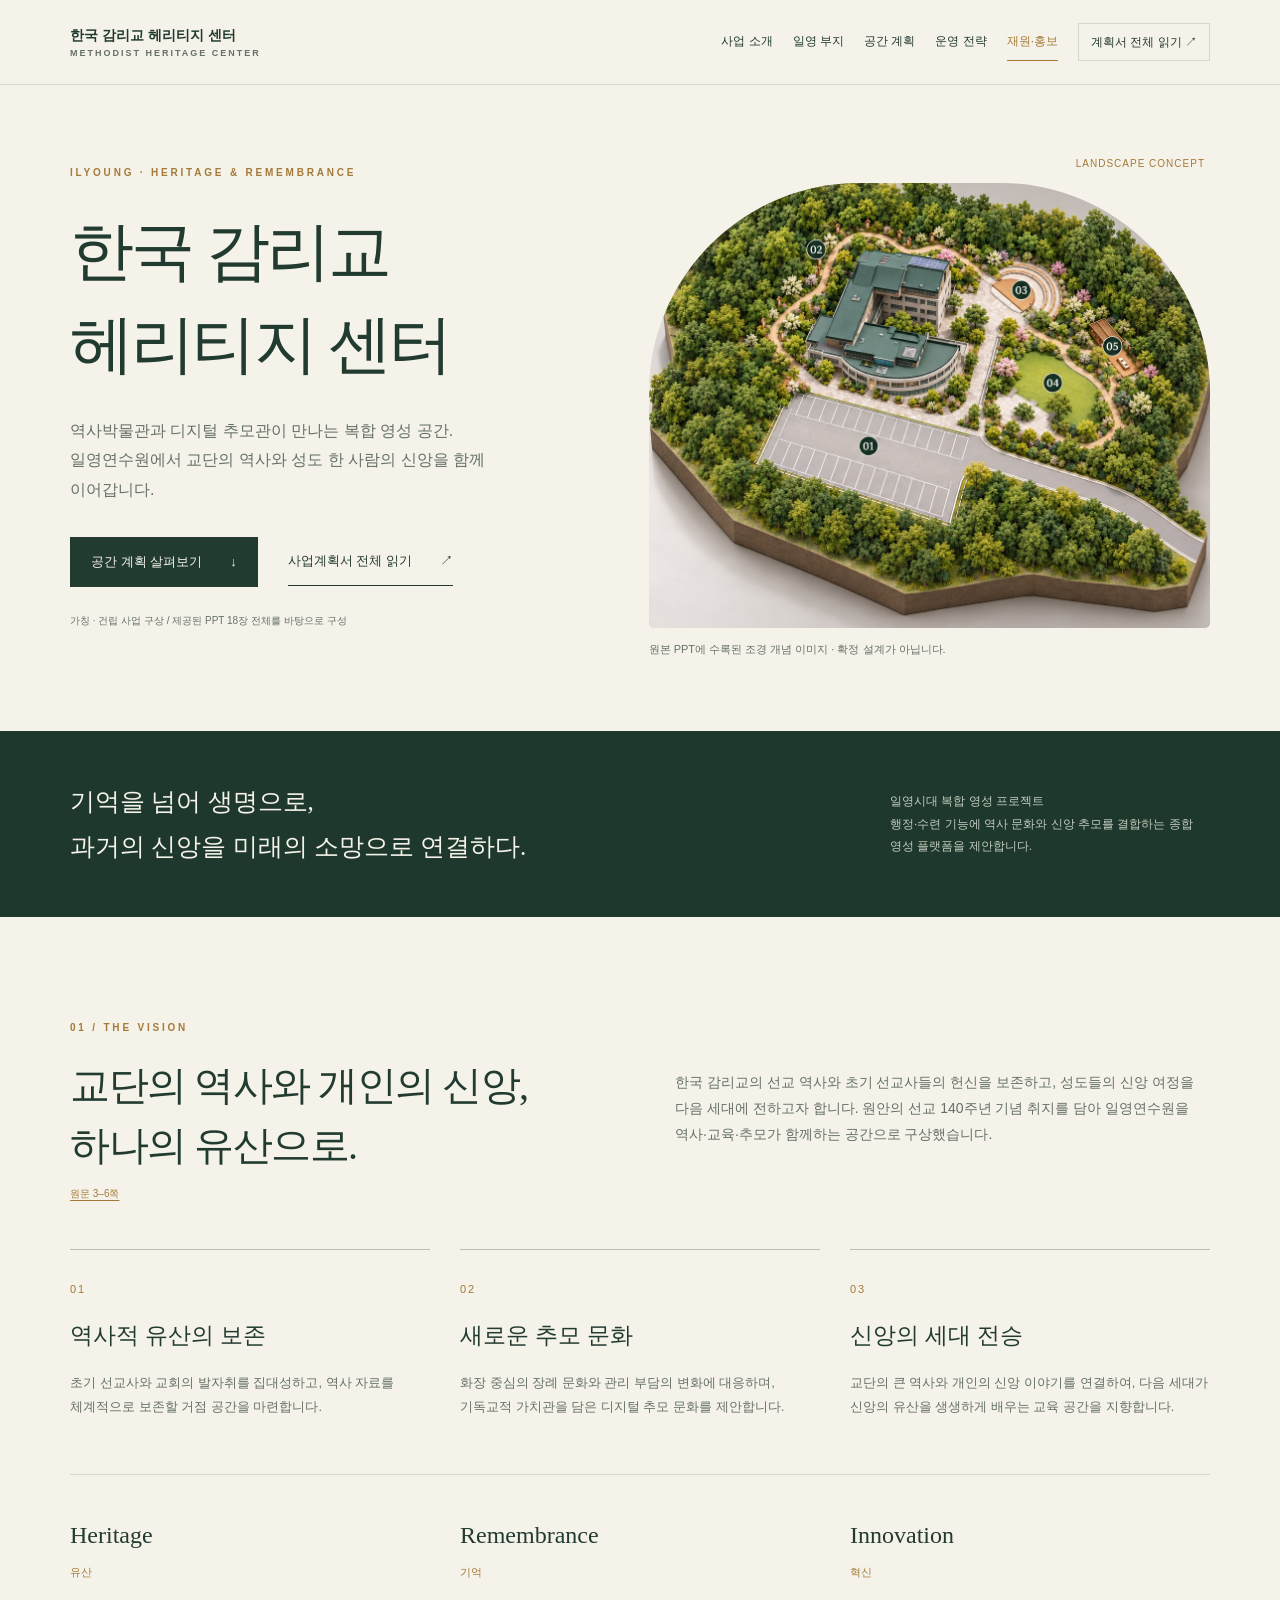
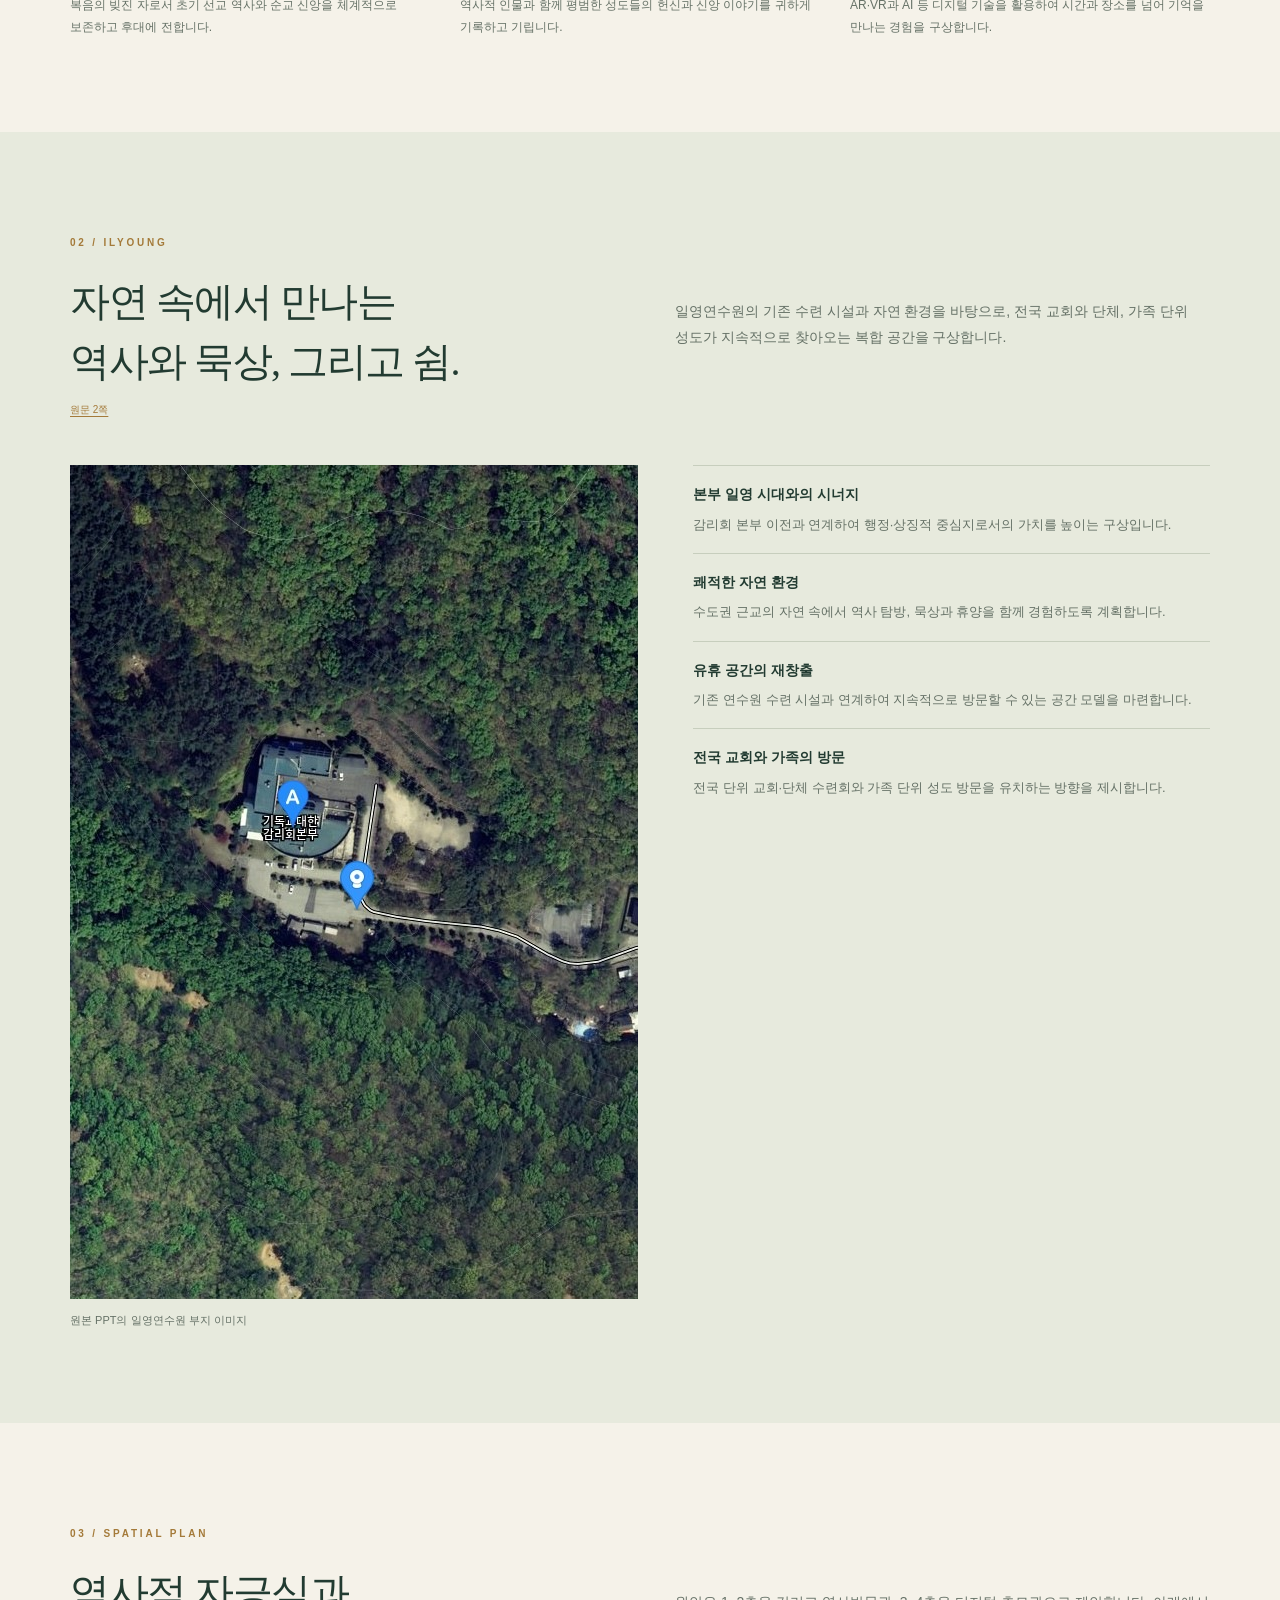
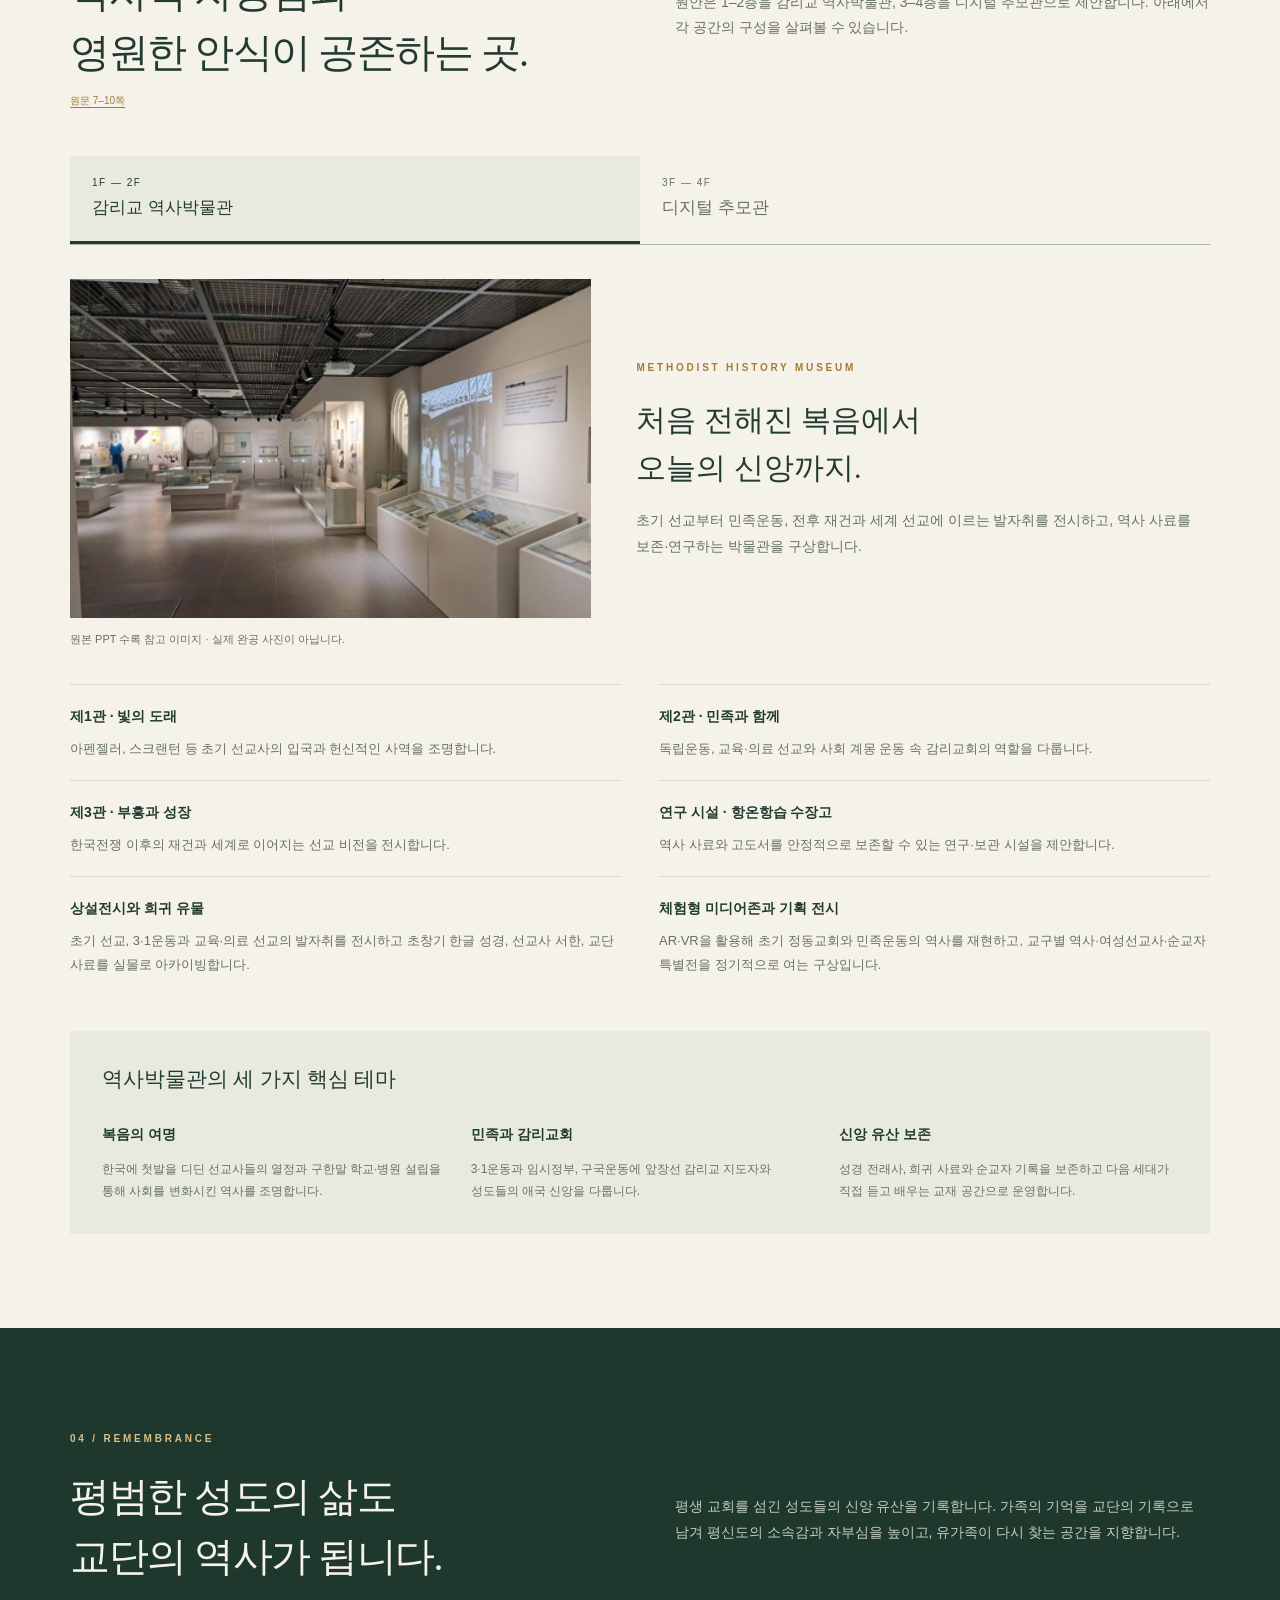
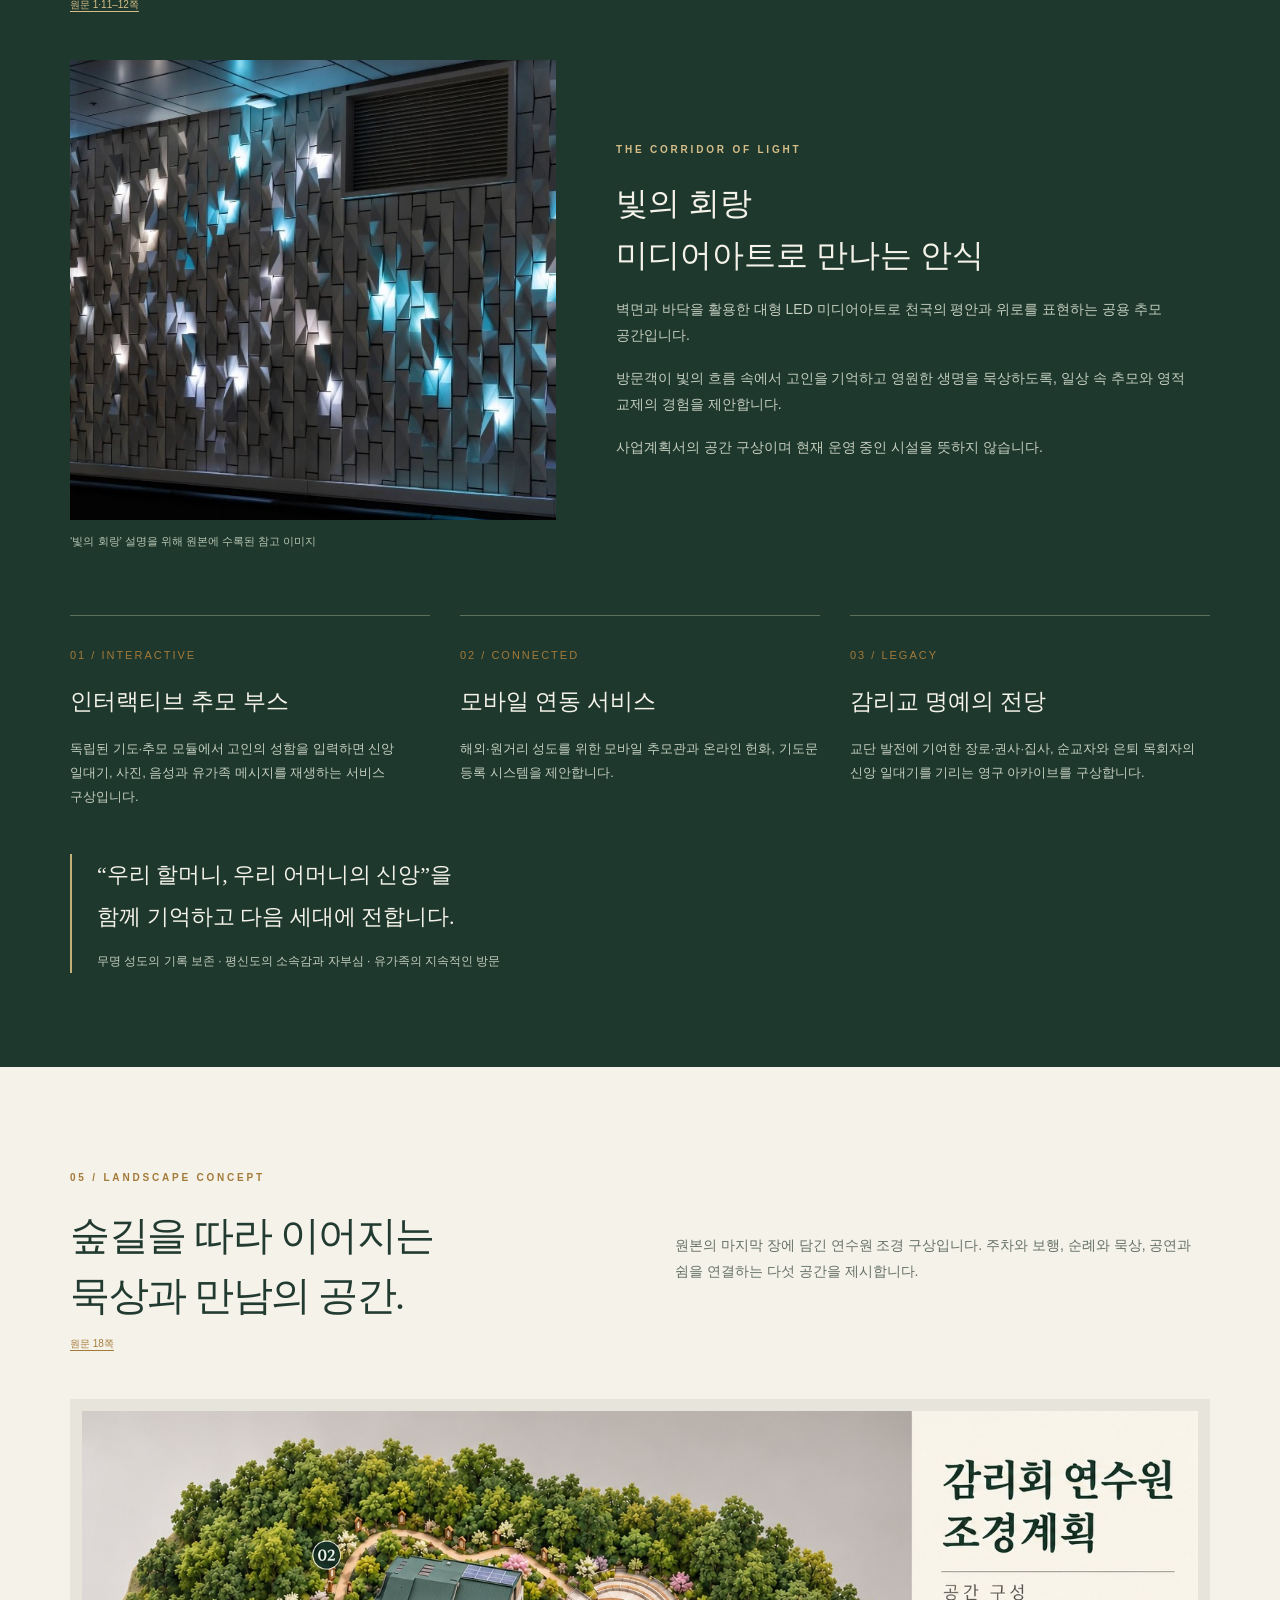
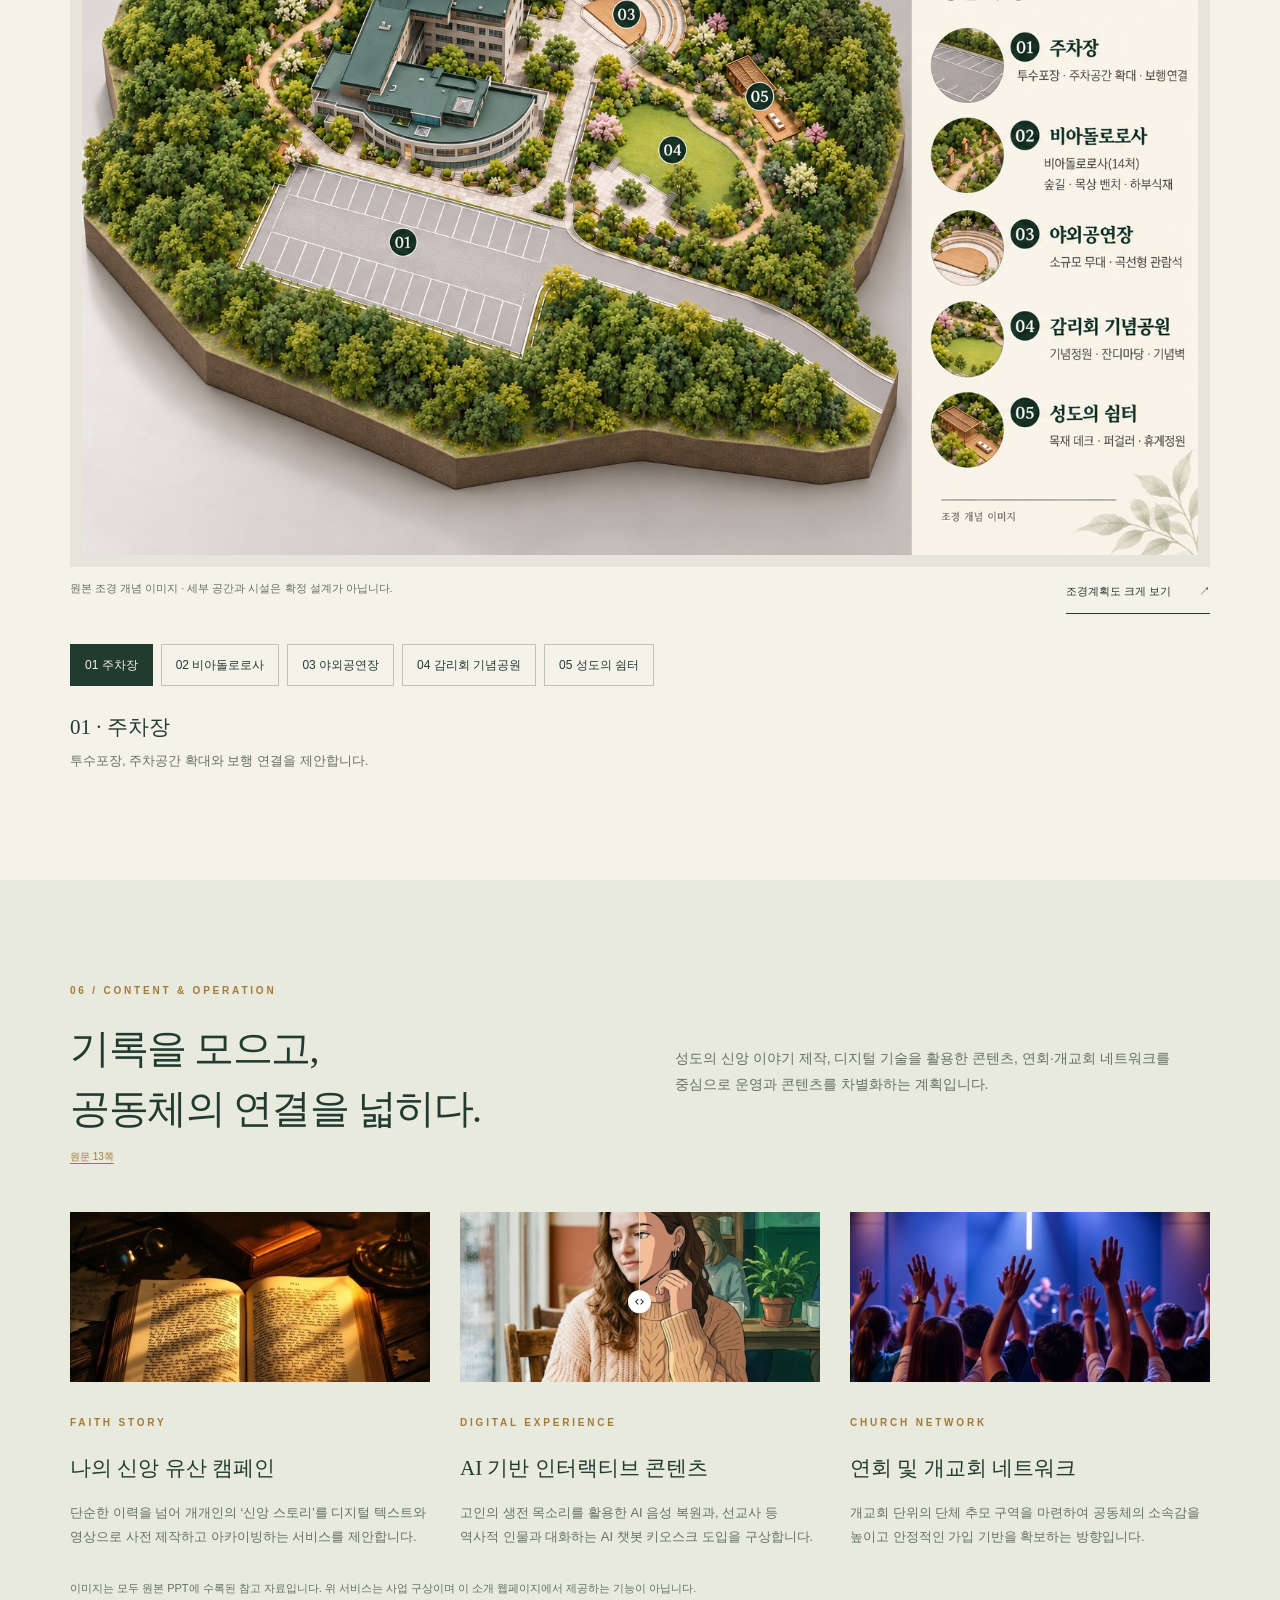
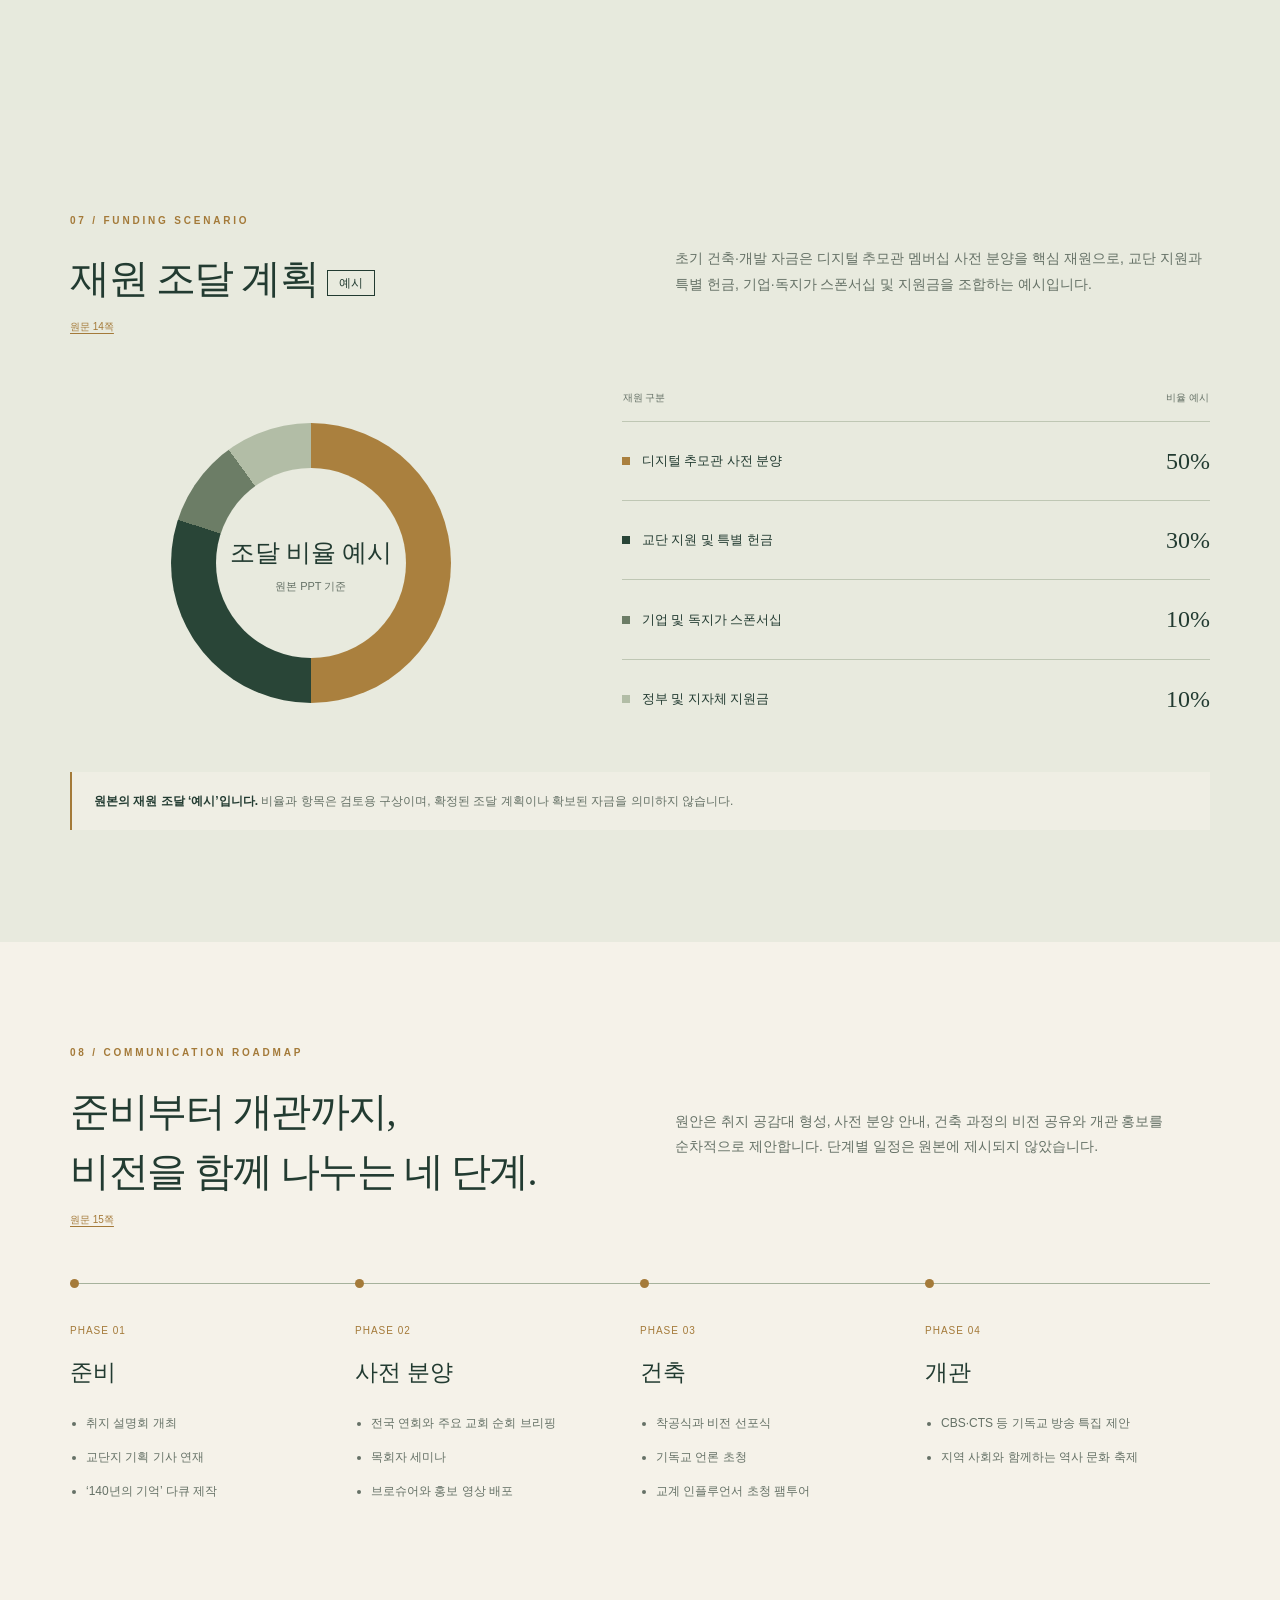
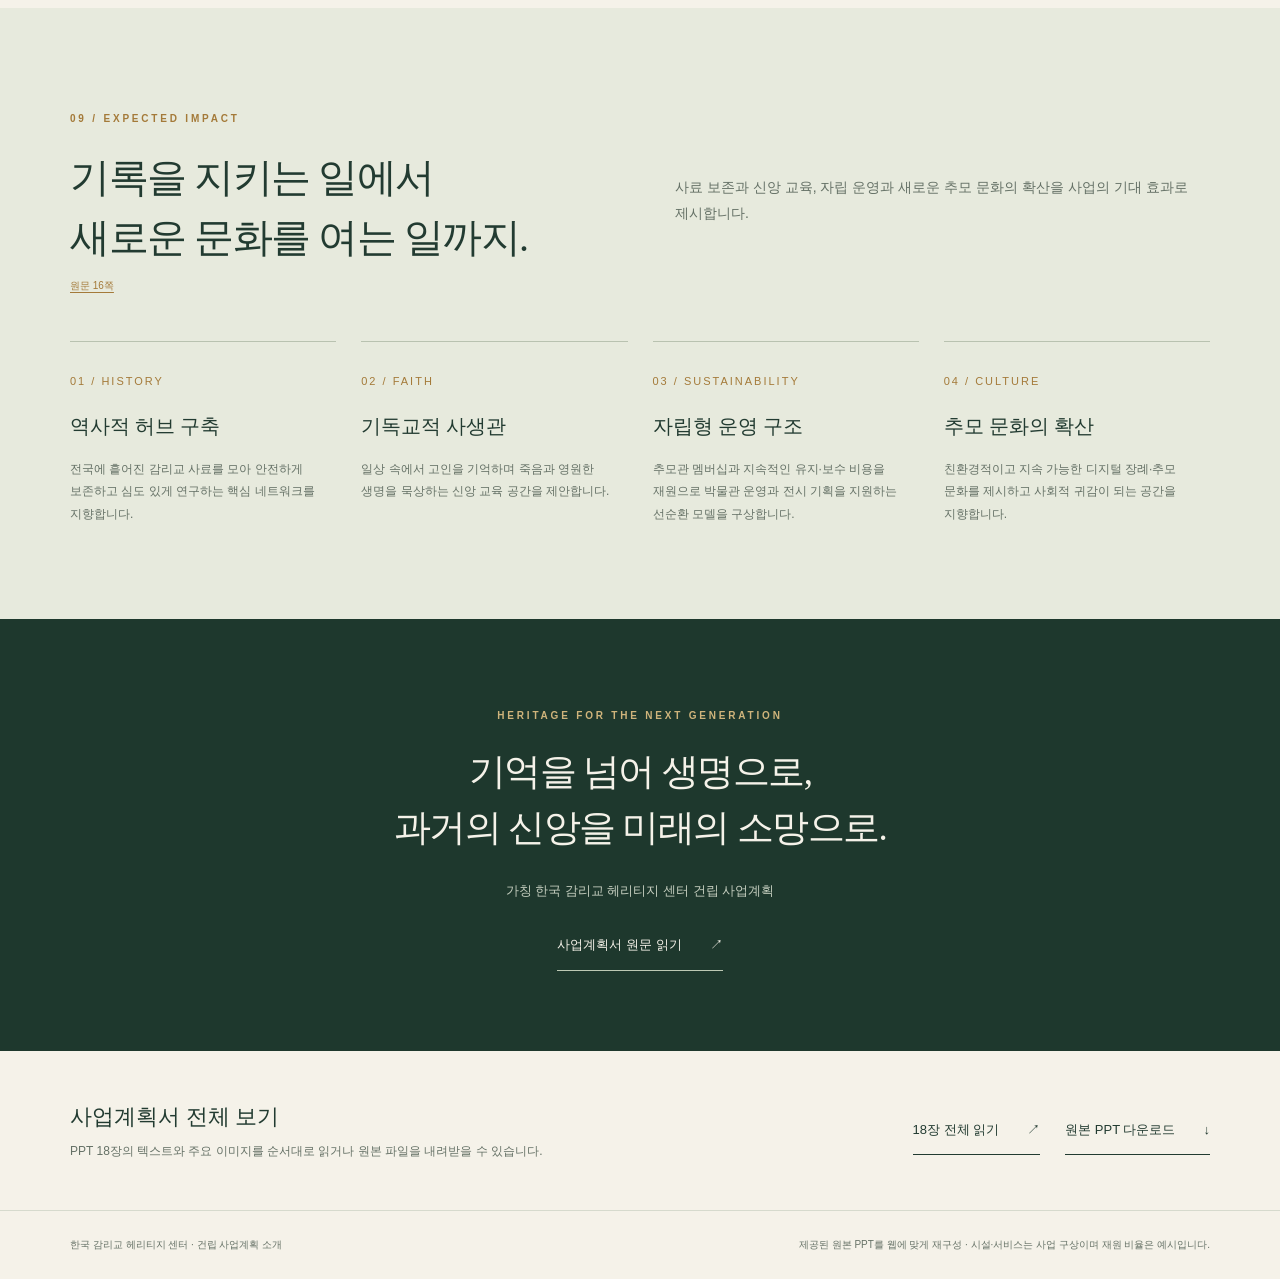
<file: index.html>
<!doctype html><html lang="ko"><head><meta charset="utf-8"><meta name="viewport" content="width=device-width,initial-scale=1"><meta name="description" content="한국 감리교 헤리티지 센터 건립 사업계획. 일영연수원의 역사박물관, 디지털 추모관, 조경 구상과 운영·재원·홍보 계획을 소개합니다."><title>한국 감리교 헤리티지 센터 · 건립 사업계획</title><link rel="stylesheet" href="style.css"><script src="main.js" defer></script></head><body>
<a class="skip" href="#main">본문 바로가기</a><header><div class="wrap nav"><a href="#main" class="brand">한국 감리교 헤리티지 센터<small>METHODIST HERITAGE CENTER</small></a><button class="menu-toggle" aria-controls="main-nav" aria-expanded="false">메뉴</button><nav id="main-nav" aria-label="주 메뉴"><a href="#overview">사업 소개</a><a href="#site">일영 부지</a><a href="#spaces">공간 계획</a><a href="#operation">운영 전략</a><a href="#funding">재원·홍보</a><a class="nav-action" href="plan.html">계획서 전체 읽기 ↗</a></nav></div></header>
<main id="main"><section class="wrap hero"><div class="hero-text"><div class="eyebrow">ILYOUNG · HERITAGE & REMEMBRANCE</div><h1>한국 감리교<br>헤리티지 센터</h1><p>역사박물관과 디지털 추모관이 만나는 복합 영성 공간. 일영연수원에서 교단의 역사와 성도 한 사람의 신앙을 함께 이어갑니다.</p><div class="hero-bottom"><a href="#spaces" class="button solid">공간 계획 살펴보기 <span aria-hidden="true">↓</span></a><a href="plan.html" class="button">사업계획서 전체 읽기 <span aria-hidden="true">↗</span></a></div><p class="hero-note">가칭 · 건립 사업 구상 / 제공된 PPT 18장 전체를 바탕으로 구성</p></div><figure class="hero-visual"><span class="hero-label">LANDSCAPE CONCEPT</span><div class="hero-image"><img src="assets/landscape-plan.jpg" alt="숲과 산책길, 연수원 건물, 야외공연장과 기념공원이 어우러진 조경 구상" width="1536" height="1024" fetchpriority="high"></div><figcaption>원본 PPT에 수록된 조경 개념 이미지 · 확정 설계가 아닙니다.</figcaption></figure></section>
<section class="intro-band"><div class="wrap"><blockquote>기억을 넘어 생명으로,<br>과거의 신앙을 미래의 소망으로 연결하다.</blockquote><p>일영시대 복합 영성 프로젝트<br>행정·수련 기능에 역사 문화와 신앙 추모를 결합하는 종합 영성 플랫폼을 제안합니다.</p></div></section>
<section class="wrap section" id="overview"><div class="section-head"><div><span class="eyebrow">01 / THE VISION</span><h2>교단의 역사와 개인의 신앙,<br>하나의 유산으로.</h2><a href="plan.html#slide=4" class="source-ref">원문 3–6쪽</a></div><p>한국 감리교의 선교 역사와 초기 선교사들의 헌신을 보존하고, 성도들의 신앙 여정을 다음 세대에 전하고자 합니다. 원안의 선교 140주년 기념 취지를 담아 일영연수원을 역사·교육·추모가 함께하는 공간으로 구상했습니다.</p></div><div class="three"><article class="line-card"><span class="number">01</span><h3>역사적 유산의 보존</h3><p>초기 선교사와 교회의 발자취를 집대성하고, 역사 자료를 체계적으로 보존할 거점 공간을 마련합니다.</p></article><article class="line-card"><span class="number">02</span><h3>새로운 추모 문화</h3><p>화장 중심의 장례 문화와 관리 부담의 변화에 대응하며, 기독교적 가치관을 담은 디지털 추모 문화를 제안합니다.</p></article><article class="line-card"><span class="number">03</span><h3>신앙의 세대 전승</h3><p>교단의 큰 역사와 개인의 신앙 이야기를 연결하여, 다음 세대가 신앙의 유산을 생생하게 배우는 교육 공간을 지향합니다.</p></article></div><div class="values-strip"><article><strong>Heritage</strong><span>유산</span><p>복음의 빚진 자로서 초기 선교 역사와 순교 신앙을 체계적으로 보존하고 후대에 전합니다.</p></article><article><strong>Remembrance</strong><span>기억</span><p>역사적 인물과 함께 평범한 성도들의 헌신과 신앙 이야기를 귀하게 기록하고 기립니다.</p></article><article><strong>Innovation</strong><span>혁신</span><p>AR·VR과 AI 등 디지털 기술을 활용하여 시간과 장소를 넘어 기억을 만나는 경험을 구상합니다.</p></article></div></section>
<section class="tint" id="site"><div class="wrap section"><div class="section-head"><div><span class="eyebrow">02 / ILYOUNG</span><h2>자연 속에서 만나는<br>역사와 묵상, 그리고 쉼.</h2><a href="plan.html#slide=2" class="source-ref">원문 2쪽</a></div><p>일영연수원의 기존 수련 시설과 자연 환경을 바탕으로, 전국 교회와 단체, 가족 단위 성도가 지속적으로 찾아오는 복합 공간을 구상합니다.</p></div><div class="site-grid"><figure><img class="site-photo" src="assets/site-aerial.jpg" alt="숲으로 둘러싸인 일영연수원 부지 항공 이미지" width="1184" height="834" loading="lazy"><figcaption>원본 PPT의 일영연수원 부지 이미지</figcaption></figure><ul class="list"><li><strong>본부 일영 시대와의 시너지</strong><p>감리회 본부 이전과 연계하여 행정·상징적 중심지로서의 가치를 높이는 구상입니다.</p></li><li><strong>쾌적한 자연 환경</strong><p>수도권 근교의 자연 속에서 역사 탐방, 묵상과 휴양을 함께 경험하도록 계획합니다.</p></li><li><strong>유휴 공간의 재창출</strong><p>기존 연수원 수련 시설과 연계하여 지속적으로 방문할 수 있는 공간 모델을 마련합니다.</p></li><li><strong>전국 교회와 가족의 방문</strong><p>전국 단위 교회·단체 수련회와 가족 단위 성도 방문을 유치하는 방향을 제시합니다.</p></li></ul></div></div></section>
<section class="wrap section" id="spaces"><div class="section-head"><div><span class="eyebrow">03 / SPATIAL PLAN</span><h2>역사적 자긍심과<br>영원한 안식이 공존하는 곳.</h2><a href="plan.html#slide=8" class="source-ref">원문 7–10쪽</a></div><p>원안은 1–2층을 감리교 역사박물관, 3–4층을 디지털 추모관으로 제안합니다. 아래에서 각 공간의 구성을 살펴볼 수 있습니다.</p></div><div class="tabs" role="tablist" aria-label="층별 공간 계획"><button id="museum-tab" role="tab" aria-selected="true" aria-controls="museum-panel" tabindex="0"><small>1F — 2F</small>감리교 역사박물관</button><button id="memorial-tab" role="tab" aria-selected="false" aria-controls="memorial-panel" tabindex="-1"><small>3F — 4F</small>디지털 추모관</button></div>
<div id="museum-panel" class="tab-panel" role="tabpanel" aria-labelledby="museum-tab"><div class="space-intro"><figure><img src="assets/museum-reference.jpg" alt="유물과 역사 자료를 전시하는 박물관 실내 참고 이미지" width="516" height="339" loading="lazy"><figcaption>원본 PPT 수록 참고 이미지 · 실제 완공 사진이 아닙니다.</figcaption></figure><div><span class="eyebrow">METHODIST HISTORY MUSEUM</span><h3>처음 전해진 복음에서<br>오늘의 신앙까지.</h3><p>초기 선교부터 민족운동, 전후 재건과 세계 선교에 이르는 발자취를 전시하고, 역사 사료를 보존·연구하는 박물관을 구상합니다.</p></div></div><div class="space-grid"><article class="space-item"><h4>제1관 · 빛의 도래</h4><p>아펜젤러, 스크랜턴 등 초기 선교사의 입국과 헌신적인 사역을 조명합니다.</p></article><article class="space-item"><h4>제2관 · 민족과 함께</h4><p>독립운동, 교육·의료 선교와 사회 계몽 운동 속 감리교회의 역할을 다룹니다.</p></article><article class="space-item"><h4>제3관 · 부흥과 성장</h4><p>한국전쟁 이후의 재건과 세계로 이어지는 선교 비전을 전시합니다.</p></article><article class="space-item"><h4>연구 시설 · 항온항습 수장고</h4><p>역사 사료와 고도서를 안정적으로 보존할 수 있는 연구·보관 시설을 제안합니다.</p></article><article class="space-item"><h4>상설전시와 희귀 유물</h4><p>초기 선교, 3·1운동과 교육·의료 선교의 발자취를 전시하고 초창기 한글 성경, 선교사 서한, 교단 사료를 실물로 아카이빙합니다.</p></article><article class="space-item"><h4>체험형 미디어존과 기획 전시</h4><p>AR·VR을 활용해 초기 정동교회와 민족운동의 역사를 재현하고, 교구별 역사·여성선교사·순교자 특별전을 정기적으로 여는 구상입니다.</p></article></div><div class="themes"><h3>역사박물관의 세 가지 핵심 테마</h3><div class="three"><article><h4>복음의 여명</h4><p>한국에 첫발을 디딘 선교사들의 열정과 구한말 학교·병원 설립을 통해 사회를 변화시킨 역사를 조명합니다.</p></article><article><h4>민족과 감리교회</h4><p>3·1운동과 임시정부, 구국운동에 앞장선 감리교 지도자와 성도들의 애국 신앙을 다룹니다.</p></article><article><h4>신앙 유산 보존</h4><p>성경 전래사, 희귀 사료와 순교자 기록을 보존하고 다음 세대가 직접 듣고 배우는 교재 공간으로 운영합니다.</p></article></div></div></div>
<div id="memorial-panel" class="tab-panel" role="tabpanel" aria-labelledby="memorial-tab" hidden><div class="space-intro"><div><span class="eyebrow">DIGITAL MEMORIAL</span><h3>사진과 목소리,<br>믿음의 이야기를 기억하다.</h3><p>성도들의 삶을 디지털 기록으로 보존하고, 가족이 함께 고인을 기억하는 현장 공간과 온라인 공간을 연결합니다.</p><a class="button" href="#memorial">추모 공간 자세히 보기 <span aria-hidden="true">↓</span></a></div><figure><img src="assets/light-reference.jpg" alt="빛으로 표현된 미디어아트 추모 공간 참고 이미지" width="615" height="720" loading="lazy"><figcaption>원본 PPT 수록 참고 이미지</figcaption></figure></div><div class="space-grid"><article class="space-item"><h4>빛의 회랑 · 미디어아트</h4><p>천국의 평안을 시각화한 대형 미디어아트 기반 공용 추모 공간입니다.</p></article><article class="space-item"><h4>메모리얼 라운지</h4><p>가족이 함께 고인의 사진·영상·유언을 감상하는 프라이빗 추모 룸을 구상합니다.</p></article><article class="space-item"><h4>신앙 아카이브 센터</h4><p>고인의 신앙 기록과 간증문을 클라우드에 장기 보존하는 공간과 서비스를 제안합니다. 원안은 ‘영구 보존’을 목표로 명시합니다.</p></article><article class="space-item"><h4>메타버스 추모관</h4><p>장소에 구애받지 않고 접속할 수 있는 온라인 가상 공간을 구상합니다.</p></article></div></div></section>
<section class="memorial" id="memorial"><div class="wrap section"><div class="section-head"><div><span class="eyebrow">04 / REMEMBRANCE</span><h2>평범한 성도의 삶도<br>교단의 역사가 됩니다.</h2><a href="plan.html#slide=1" class="source-ref">원문 1·11–12쪽</a></div><p>평생 교회를 섬긴 성도들의 신앙 유산을 기록합니다. 가족의 기억을 교단의 기록으로 남겨 평신도의 소속감과 자부심을 높이고, 유가족이 다시 찾는 공간을 지향합니다.</p></div><div class="light-feature"><figure><img src="assets/light-reference.jpg" alt="어두운 실내에서 빛나는 미디어아트 설치 작품 참고 이미지" width="615" height="720" loading="lazy"><figcaption>‘빛의 회랑’ 설명을 위해 원본에 수록된 참고 이미지</figcaption></figure><div><span class="eyebrow">THE CORRIDOR OF LIGHT</span><h3>빛의 회랑<br>미디어아트로 만나는 안식</h3><p>벽면과 바닥을 활용한 대형 LED 미디어아트로 천국의 평안과 위로를 표현하는 공용 추모 공간입니다.</p><p>방문객이 빛의 흐름 속에서 고인을 기억하고 영원한 생명을 묵상하도록, 일상 속 추모와 영적 교제의 경험을 제안합니다.</p><p class="caption">사업계획서의 공간 구상이며 현재 운영 중인 시설을 뜻하지 않습니다.</p></div></div><div class="three"><article class="line-card"><span class="number">01 / INTERACTIVE</span><h3>인터랙티브 추모 부스</h3><p>독립된 기도·추모 모듈에서 고인의 성함을 입력하면 신앙 일대기, 사진, 음성과 유가족 메시지를 재생하는 서비스 구상입니다.</p></article><article class="line-card"><span class="number">02 / CONNECTED</span><h3>모바일 연동 서비스</h3><p>해외·원거리 성도를 위한 모바일 추모관과 온라인 헌화, 기도문 등록 시스템을 제안합니다.</p></article><article class="line-card"><span class="number">03 / LEGACY</span><h3>감리교 명예의 전당</h3><p>교단 발전에 기여한 장로·권사·집사, 순교자와 은퇴 목회자의 신앙 일대기를 기리는 영구 아카이브를 구상합니다.</p></article></div><div class="memory-note">“우리 할머니, 우리 어머니의 신앙”을<br>함께 기억하고 다음 세대에 전합니다.<small>무명 성도의 기록 보존 · 평신도의 소속감과 자부심 · 유가족의 지속적인 방문</small></div></div></section>
<section class="wrap section" id="landscape"><div class="section-head"><div><span class="eyebrow">05 / LANDSCAPE CONCEPT</span><h2>숲길을 따라 이어지는<br>묵상과 만남의 공간.</h2><a href="plan.html#slide=18" class="source-ref">원문 18쪽</a></div><p>원본의 마지막 장에 담긴 연수원 조경 구상입니다. 주차와 보행, 순례와 묵상, 공연과 쉼을 연결하는 다섯 공간을 제시합니다.</p></div><figure class="landscape-figure"><img src="assets/landscape-plan.jpg" alt="감리회 연수원 조경계획 개념도. 주차장, 비아돌로로사, 야외공연장, 감리회 기념공원, 성도의 쉼터를 표시" width="1536" height="1024" loading="lazy"></figure><div class="figure-bar"><p class="caption">원본 조경 개념 이미지 · 세부 공간과 시설은 확정 설계가 아닙니다.</p><button class="button" id="enlarge-plan">조경계획도 크게 보기 <span aria-hidden="true">↗</span></button></div><div class="landscape-selector" role="group" aria-label="조경 공간 설명"><button aria-pressed="true" data-place="0">01 주차장</button><button aria-pressed="false" data-place="1">02 비아돌로로사</button><button aria-pressed="false" data-place="2">03 야외공연장</button><button aria-pressed="false" data-place="3">04 감리회 기념공원</button><button aria-pressed="false" data-place="4">05 성도의 쉼터</button></div><div class="landscape-detail" aria-live="polite"><h3 id="place-title">01 · 주차장</h3><p id="place-description">투수포장, 주차공간 확대와 보행 연결을 제안합니다.</p></div></section>
<section class="tint" id="operation"><div class="wrap section"><div class="section-head"><div><span class="eyebrow">06 / CONTENT & OPERATION</span><h2>기록을 모으고,<br>공동체의 연결을 넓히다.</h2><a href="plan.html#slide=13" class="source-ref">원문 13쪽</a></div><p>성도의 신앙 이야기 제작, 디지털 기술을 활용한 콘텐츠, 연회·개교회 네트워크를 중심으로 운영과 콘텐츠를 차별화하는 계획입니다.</p></div><div class="operation-grid"><article><img src="assets/faith-reference.jpg" alt="펼쳐진 성경을 보여 주는 신앙 기록 참고 이미지" width="484" height="411" loading="lazy"><span class="eyebrow">FAITH STORY</span><h3>나의 신앙 유산 캠페인</h3><p>단순한 이력을 넘어 개개인의 ‘신앙 스토리’를 디지털 텍스트와 영상으로 사전 제작하고 아카이빙하는 서비스를 제안합니다.</p></article><article><img src="assets/voice-reference.jpg" alt="AI 음성 콘텐츠 설명을 위해 원본에 사용된 참고 이미지" width="622" height="444" loading="lazy"><span class="eyebrow">DIGITAL EXPERIENCE</span><h3>AI 기반 인터랙티브 콘텐츠</h3><p>고인의 생전 목소리를 활용한 AI 음성 복원과, 선교사 등 역사적 인물과 대화하는 AI 챗봇 키오스크 도입을 구상합니다.</p></article><article><img src="assets/church-reference.jpg" alt="교회 예배 모습을 보여 주는 공동체 네트워크 참고 이미지" width="478" height="375" loading="lazy"><span class="eyebrow">CHURCH NETWORK</span><h3>연회 및 개교회 네트워크</h3><p>개교회 단위의 단체 추모 구역을 마련하여 공동체의 소속감을 높이고 안정적인 가입 기반을 확보하는 방향입니다.</p></article></div><p class="caption">이미지는 모두 원본 PPT에 수록된 참고 자료입니다. 위 서비스는 사업 구상이며 이 소개 웹페이지에서 제공하는 기능이 아닙니다.</p></div></section>
<section class="funding" id="funding"><div class="wrap section"><div class="section-head"><div><span class="eyebrow">07 / FUNDING SCENARIO</span><h2>재원 조달 계획 <span class="badge">예시</span></h2><a href="plan.html#slide=14" class="source-ref">원문 14쪽</a></div><p>초기 건축·개발 자금은 디지털 추모관 멤버십 사전 분양을 핵심 재원으로, 교단 지원과 특별 헌금, 기업·독지가 스폰서십 및 지원금을 조합하는 예시입니다.</p></div><div class="funding-box"><div class="donut" role="img" aria-label="재원 조달 비율 예시: 디지털 추모관 사전 분양 50%, 교단 지원 및 특별 헌금 30%, 기업 및 독지가 스폰서십 10%, 정부 및 지자체 지원금 10%"><div class="donut-label"><strong>조달 비율 예시</strong><small>원본 PPT 기준</small></div></div><table class="funding-table"><caption class="skip">재원 조달 비율 예시</caption><thead><tr><th scope="col">재원 구분</th><th scope="col" style="text-align:right">비율 예시</th></tr></thead><tbody><tr><td><span class="swatch" style="background:#aa803e"></span>디지털 추모관 사전 분양</td><td>50%</td></tr><tr><td><span class="swatch" style="background:#294537"></span>교단 지원 및 특별 헌금</td><td>30%</td></tr><tr><td><span class="swatch" style="background:#6c7d66"></span>기업 및 독지가 스폰서십</td><td>10%</td></tr><tr><td><span class="swatch" style="background:#b2bda6"></span>정부 및 지자체 지원금</td><td>10%</td></tr></tbody></table></div><p class="funding-note"><strong>원본의 재원 조달 ‘예시’입니다.</strong> 비율과 항목은 검토용 구상이며, 확정된 조달 계획이나 확보된 자금을 의미하지 않습니다.</p></div></section>
<section class="wrap section" id="roadmap"><div class="section-head"><div><span class="eyebrow">08 / COMMUNICATION ROADMAP</span><h2>준비부터 개관까지,<br>비전을 함께 나누는 네 단계.</h2><a href="plan.html#slide=15" class="source-ref">원문 15쪽</a></div><p>원안은 취지 공감대 형성, 사전 분양 안내, 건축 과정의 비전 공유와 개관 홍보를 순차적으로 제안합니다. 단계별 일정은 원본에 제시되지 않았습니다.</p></div><div class="timeline"><article class="phase"><span>PHASE 01</span><h3>준비</h3><ul><li>취지 설명회 개최</li><li>교단지 기획 기사 연재</li><li>‘140년의 기억’ 다큐 제작</li></ul></article><article class="phase"><span>PHASE 02</span><h3>사전 분양</h3><ul><li>전국 연회와 주요 교회 순회 브리핑</li><li>목회자 세미나</li><li>브로슈어와 홍보 영상 배포</li></ul></article><article class="phase"><span>PHASE 03</span><h3>건축</h3><ul><li>착공식과 비전 선포식</li><li>기독교 언론 초청</li><li>교계 인플루언서 초청 팸투어</li></ul></article><article class="phase"><span>PHASE 04</span><h3>개관</h3><ul><li>CBS·CTS 등 기독교 방송 특집 제안</li><li>지역 사회와 함께하는 역사 문화 축제</li></ul></article></div></section>
<section class="effects" id="effects"><div class="wrap section"><div class="section-head"><div><span class="eyebrow">09 / EXPECTED IMPACT</span><h2>기록을 지키는 일에서<br>새로운 문화를 여는 일까지.</h2><a href="plan.html#slide=16" class="source-ref">원문 16쪽</a></div><p>사료 보존과 신앙 교육, 자립 운영과 새로운 추모 문화의 확산을 사업의 기대 효과로 제시합니다.</p></div><div class="four"><article class="line-card"><span class="number">01 / HISTORY</span><h3>역사적 허브 구축</h3><p>전국에 흩어진 감리교 사료를 모아 안전하게 보존하고 심도 있게 연구하는 핵심 네트워크를 지향합니다.</p></article><article class="line-card"><span class="number">02 / FAITH</span><h3>기독교적 사생관</h3><p>일상 속에서 고인을 기억하며 죽음과 영원한 생명을 묵상하는 신앙 교육 공간을 제안합니다.</p></article><article class="line-card"><span class="number">03 / SUSTAINABILITY</span><h3>자립형 운영 구조</h3><p>추모관 멤버십과 지속적인 유지·보수 비용을 재원으로 박물관 운영과 전시 기획을 지원하는 선순환 모델을 구상합니다.</p></article><article class="line-card"><span class="number">04 / CULTURE</span><h3>추모 문화의 확산</h3><p>친환경적이고 지속 가능한 디지털 장례·추모 문화를 제시하고 사회적 귀감이 되는 공간을 지향합니다.</p></article></div></div></section>
<section class="closing"><span class="eyebrow">HERITAGE FOR THE NEXT GENERATION</span><h2>기억을 넘어 생명으로,<br>과거의 신앙을 미래의 소망으로.</h2><p>가칭 한국 감리교 헤리티지 센터 건립 사업계획</p><a href="plan.html#slide=17" class="button">사업계획서 원문 읽기 <span aria-hidden="true">↗</span></a></section><section class="wrap source-bar" id="sources"><div><h3>사업계획서 전체 보기</h3><p>PPT 18장의 텍스트와 주요 이미지를 순서대로 읽거나 원본 파일을 내려받을 수 있습니다.</p></div><div class="source-actions"><a href="plan.html" class="button">18장 전체 읽기 <span aria-hidden="true">↗</span></a><a href="assets/heritage-business-plan.pptx" download="한국 감리교 헤리티지 센터 건립 사업계획서_01.pptx" class="button">원본 PPT 다운로드 <span aria-hidden="true">↓</span></a></div></section></main>
<footer><div class="wrap foot"><span>한국 감리교 헤리티지 센터 · 건립 사업계획 소개</span><span>제공된 원본 PPT를 웹에 맞게 재구성 · 시설·서비스는 사업 구상이며 재원 비율은 예시입니다.</span></div></footer><dialog id="plan-dialog" aria-labelledby="dialog-title"><div class="dialog-top"><p id="dialog-title">감리회 연수원 조경계획 · 원본 개념 이미지</p><button id="close-plan">닫기 ✕</button></div><img src="assets/landscape-plan.jpg" alt="주차장, 비아돌로로사 14처, 야외공연장, 감리회 기념공원, 성도의 쉼터가 표시된 전체 조경 개념도" width="1536" height="1024"></dialog></body></html>
</file>
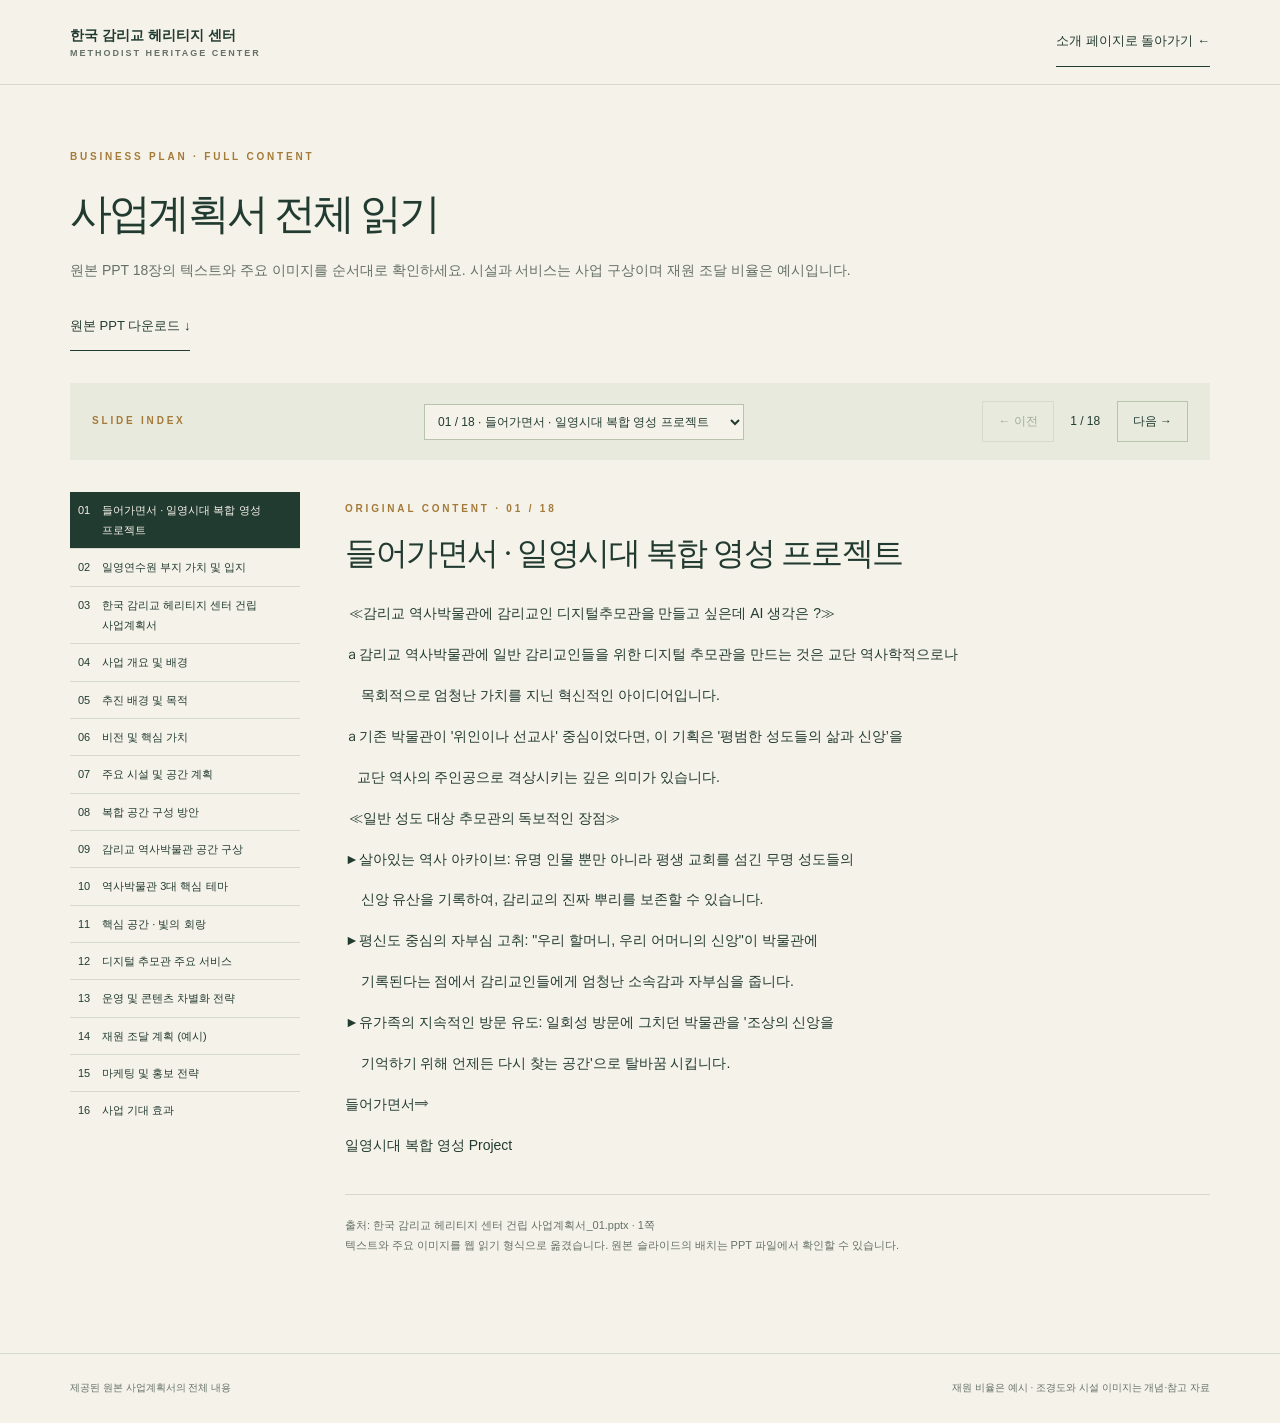
<file: plan.html>
<!doctype html><html lang="ko"><head><meta charset="utf-8"><meta name="viewport" content="width=device-width,initial-scale=1"><meta name="description" content="한국 감리교 헤리티지 센터 건립 사업계획서 18장 전체 읽기"><title>사업계획서 전체 읽기 · 한국 감리교 헤리티지 센터</title><link rel="stylesheet" href="style.css"><script src="reader.js" defer></script></head><body><a class="skip" href="#reader">본문 바로가기</a><header><div class="wrap nav"><a href="index.html" class="brand">한국 감리교 헤리티지 센터<small>METHODIST HERITAGE CENTER</small></a><a class="button" href="index.html">소개 페이지로 돌아가기 ←</a></div></header><main class="wrap" id="reader"><div class="reader-hero"><span class="eyebrow">BUSINESS PLAN · FULL CONTENT</span><h1>사업계획서 전체 읽기</h1><p class="muted">원본 PPT 18장의 텍스트와 주요 이미지를 순서대로 확인하세요. 시설과 서비스는 사업 구상이며 재원 조달 비율은 예시입니다.</p><a class="button" href="assets/heritage-business-plan.pptx" download="한국 감리교 헤리티지 센터 건립 사업계획서_01.pptx">원본 PPT 다운로드 ↓</a></div><div class="reader-tools"><label for="slide-select" class="eyebrow">SLIDE INDEX</label><select id="slide-select" aria-label="읽을 슬라이드 선택"><option value="1">01 / 18 · 들어가면서 · 일영시대 복합 영성 프로젝트</option><option value="2">02 / 18 · 일영연수원 부지 가치 및 입지</option><option value="3">03 / 18 · 한국 감리교 헤리티지 센터 건립 사업계획서</option><option value="4">04 / 18 · 사업 개요 및 배경</option><option value="5">05 / 18 · 추진 배경 및 목적</option><option value="6">06 / 18 · 비전 및 핵심 가치</option><option value="7">07 / 18 · 주요 시설 및 공간 계획</option><option value="8">08 / 18 · 복합 공간 구성 방안</option><option value="9">09 / 18 · 감리교 역사박물관 공간 구상</option><option value="10">10 / 18 · 역사박물관 3대 핵심 테마</option><option value="11">11 / 18 · 핵심 공간 · 빛의 회랑</option><option value="12">12 / 18 · 디지털 추모관 주요 서비스</option><option value="13">13 / 18 · 운영 및 콘텐츠 차별화 전략</option><option value="14">14 / 18 · 재원 조달 계획 (예시)</option><option value="15">15 / 18 · 마케팅 및 홍보 전략</option><option value="16">16 / 18 · 사업 기대 효과</option><option value="17">17 / 18 · 기억을 넘어 생명으로</option><option value="18">18 / 18 · 감리회 연수원 조경계획</option></select><div><button id="previous-slide">← 이전</button> <span id="slide-counter" aria-live="polite" style="font-size:12px;padding:0 12px">1 / 18</span> <button id="next-slide">다음 →</button></div></div><div class="reader-layout"><aside aria-label="전체 슬라이드 목차"><ol class="reader-index"><li><a href="#slide=1" data-index="1"><span>01</span><span>들어가면서 · 일영시대 복합 영성 프로젝트</span></a></li><li><a href="#slide=2" data-index="2"><span>02</span><span>일영연수원 부지 가치 및 입지</span></a></li><li><a href="#slide=3" data-index="3"><span>03</span><span>한국 감리교 헤리티지 센터 건립 사업계획서</span></a></li><li><a href="#slide=4" data-index="4"><span>04</span><span>사업 개요 및 배경</span></a></li><li><a href="#slide=5" data-index="5"><span>05</span><span>추진 배경 및 목적</span></a></li><li><a href="#slide=6" data-index="6"><span>06</span><span>비전 및 핵심 가치</span></a></li><li><a href="#slide=7" data-index="7"><span>07</span><span>주요 시설 및 공간 계획</span></a></li><li><a href="#slide=8" data-index="8"><span>08</span><span>복합 공간 구성 방안</span></a></li><li><a href="#slide=9" data-index="9"><span>09</span><span>감리교 역사박물관 공간 구상</span></a></li><li><a href="#slide=10" data-index="10"><span>10</span><span>역사박물관 3대 핵심 테마</span></a></li><li><a href="#slide=11" data-index="11"><span>11</span><span>핵심 공간 · 빛의 회랑</span></a></li><li><a href="#slide=12" data-index="12"><span>12</span><span>디지털 추모관 주요 서비스</span></a></li><li><a href="#slide=13" data-index="13"><span>13</span><span>운영 및 콘텐츠 차별화 전략</span></a></li><li><a href="#slide=14" data-index="14"><span>14</span><span>재원 조달 계획 (예시)</span></a></li><li><a href="#slide=15" data-index="15"><span>15</span><span>마케팅 및 홍보 전략</span></a></li><li><a href="#slide=16" data-index="16"><span>16</span><span>사업 기대 효과</span></a></li><li><a href="#slide=17" data-index="17"><span>17</span><span>기억을 넘어 생명으로</span></a></li><li><a href="#slide=18" data-index="18"><span>18</span><span>감리회 연수원 조경계획</span></a></li></ol></aside><div class="reader-content"><article id="slide-1" data-slide="1" ><span class="eyebrow">ORIGINAL CONTENT · 01 / 18</span><h2>들어가면서 · 일영시대 복합 영성 프로젝트</h2><p class="original-text"> ≪감리교 역사박물관에 감리교인 디지털추모관을 만들고 싶은데 AI 생각은 ?≫</p><p class="original-text">ａ감리교 역사박물관에 일반 감리교인들을 위한 디지털 추모관을 만드는 것은 교단 역사학적으로나</p><p class="original-text">    목회적으로 엄청난 가치를 지닌 혁신적인 아이디어입니다.</p><p class="original-text">ａ기존 박물관이 &#x27;위인이나 선교사&#x27; 중심이었다면, 이 기획은 &#x27;평범한 성도들의 삶과 신앙’을</p><p class="original-text">   교단 역사의 주인공으로 격상시키는 깊은 의미가 있습니다.</p><p class="original-text"> ≪일반 성도 대상 추모관의 독보적인 장점≫</p><p class="original-text">►살아있는 역사 아카이브: 유명 인물 뿐만 아니라 평생 교회를 섬긴 무명 성도들의</p><p class="original-text">    신앙 유산을 기록하여, 감리교의 진짜 뿌리를 보존할 수 있습니다.</p><p class="original-text">►평신도 중심의 자부심 고취: &quot;우리 할머니, 우리 어머니의 신앙&quot;이 박물관에</p><p class="original-text">    기록된다는 점에서 감리교인들에게 엄청난 소속감과 자부심을 줍니다.</p><p class="original-text">►유가족의 지속적인 방문 유도: 일회성 방문에 그치던 박물관을 &#x27;조상의 신앙을</p><p class="original-text">    기억하기 위해 언제든 다시 찾는 공간&#x27;으로 탈바꿈 시킵니다.</p><p class="original-text">들어가면서⟹</p><p class="original-text">일영시대 복합 영성 Project</p><p class="reader-source-note">출처: 한국 감리교 헤리티지 센터 건립 사업계획서_01.pptx · 1쪽<br>텍스트와 주요 이미지를 웹 읽기 형식으로 옮겼습니다. 원본 슬라이드의 배치는 PPT 파일에서 확인할 수 있습니다.</p></article><article id="slide-2" data-slide="2" hidden><span class="eyebrow">ORIGINAL CONTENT · 02 / 18</span><h2>일영연수원 부지 가치 및 입지</h2><p class="original-text">일영연수원 부지 가치 및 입지</p><p class="original-text">본부 일영 시대와의 시너지: 감리회 본부 이전에 따른 행정·상징적 중심지</p><p class="original-text">로서의 가치 극대화</p><p class="original-text">뛰어난 자연 환경: 수도권 근교의 쾌적한 자연 속에서 역사 탐방, 묵상, 휴양</p><p class="original-text">이 결합된 환경 제공</p><p class="original-text">유휴 공간의 효율적 재창출: 기존 연수원 수련 시설과 연계하여 지속 방문 </p><p class="original-text">가능한 공간 모델 정립</p><p class="original-text">전국 단위 접근성: 전국 교회 및 단체 수련회, 가족 단위 성도 방문 유치 용이</p><figure class="reader-image"><a href="assets/site-aerial.jpg" target="_blank" rel="noopener"><img src="assets/site-aerial.jpg" alt="일영연수원 부지 항공 이미지" loading="lazy"></a><figcaption>일영연수원 부지 항공 이미지 · 이미지를 누르면 원본 크기로 열립니다.</figcaption></figure><p class="reader-source-note">출처: 한국 감리교 헤리티지 센터 건립 사업계획서_01.pptx · 2쪽<br>텍스트와 주요 이미지를 웹 읽기 형식으로 옮겼습니다. 원본 슬라이드의 배치는 PPT 파일에서 확인할 수 있습니다.</p></article><article id="slide-3" data-slide="3" hidden><span class="eyebrow">ORIGINAL CONTENT · 03 / 18</span><h2>한국 감리교 헤리티지 센터 건립 사업계획서</h2><p class="original-text">(가칭)</p><p class="original-text"> 한국 감리교 헤리티지 센터</p><p class="original-text"> 건립 사업계획서</p><p class="original-text">역사박물관 &amp; 디지털 추모관 복합 프로젝트</p><p class="reader-source-note">출처: 한국 감리교 헤리티지 센터 건립 사업계획서_01.pptx · 3쪽<br>텍스트와 주요 이미지를 웹 읽기 형식으로 옮겼습니다. 원본 슬라이드의 배치는 PPT 파일에서 확인할 수 있습니다.</p></article><article id="slide-4" data-slide="4" hidden><span class="eyebrow">ORIGINAL CONTENT · 04 / 18</span><h2>사업 개요 및 배경</h2><p class="original-text">사업 개요 및 배경</p><p class="original-text">선교 140주년을 앞두고, 일영연수원의 행정·수련 기능에 역사 문화와 신앙 추모를</p><p class="original-text">   결합하여 전국 감리교인이 즐겨 찾는 &#x27;종합 영성 플랫폼&#x27;으로 재도약합니다.</p><p class="original-text">열어갑니다.</p><p class="reader-source-note">출처: 한국 감리교 헤리티지 센터 건립 사업계획서_01.pptx · 4쪽<br>텍스트와 주요 이미지를 웹 읽기 형식으로 옮겼습니다. 원본 슬라이드의 배치는 PPT 파일에서 확인할 수 있습니다.</p></article><article id="slide-5" data-slide="5" hidden><span class="eyebrow">ORIGINAL CONTENT · 05 / 18</span><h2>추진 배경 및 목적</h2><p class="original-text">추진 배경 및 목적</p><p class="original-text">역사적 유산의 체계적 보존: 한국 감리교 선교 140주년을 기념하며, 초기 선교사들의 헌신과 교회의 발자취를 집대성하고 보존할 거점 공간의 부재를 해소합니다.</p><p class="original-text">추모 문화의 패러다임 변화: 화장 중심의 장례 문화 및 관리 부담 증가에 대응하여 기독교적 가치관을 담은 혁신적인 &#x27;디지털 추모 문화&#x27;를 도입합니다.</p><p class="original-text">신앙의 세대 전승: 거시적인 교단 역사와 미시적인 개인의 신앙 여정을 융합하여, 다음 세대에게 신앙의 유산을 생생하게 물려주는 교육적 랜드마크를 창출합니다.</p><figure class="reader-image"><a href="assets/heritage-card.jpg" target="_blank" rel="noopener"><img src="assets/heritage-card.jpg" alt="초기 교회와 역사 자료 참고 이미지" loading="lazy"></a><figcaption>초기 교회와 역사 자료 참고 이미지 · 이미지를 누르면 원본 크기로 열립니다.</figcaption></figure><p class="reader-source-note">출처: 한국 감리교 헤리티지 센터 건립 사업계획서_01.pptx · 5쪽<br>텍스트와 주요 이미지를 웹 읽기 형식으로 옮겼습니다. 원본 슬라이드의 배치는 PPT 파일에서 확인할 수 있습니다.</p></article><article id="slide-6" data-slide="6" hidden><span class="eyebrow">ORIGINAL CONTENT · 06 / 18</span><h2>비전 및 핵심 가치</h2><p class="original-text">비전 및 핵심 가치 (Core Values)</p><p class="original-text">Heritage (유산)</p><p class="original-text">복음의 빚진 자로서 초기 선교 역사와 고귀한 순교 신앙을 체계적으로 보존하고 후대에 전수합니다.</p><p class="original-text">Remembrance (기억)</p><p class="original-text">역사적 인물뿐만 아니라 평범한 성도들의 헌신과 숭고한 신앙 스토리를 귀하게 기록하고 기립니다.</p><p class="original-text">Innovation (혁신)</p><p class="original-text">첨단 디지털 기술(AR/VR, AI)을 적극 활용하여 시공간을 초월한 새로운 차원의 추모 경험을 제공합니다.</p><p class="reader-source-note">출처: 한국 감리교 헤리티지 센터 건립 사업계획서_01.pptx · 6쪽<br>텍스트와 주요 이미지를 웹 읽기 형식으로 옮겼습니다. 원본 슬라이드의 배치는 PPT 파일에서 확인할 수 있습니다.</p></article><article id="slide-7" data-slide="7" hidden><span class="eyebrow">ORIGINAL CONTENT · 07 / 18</span><h2>주요 시설 및 공간 계획</h2><p class="original-text">주요 시설 및 공간 계획</p><p class="original-text">역사적 자긍심과 영원한 안식이 공존하는 복합 문화 공간을 조성합니다.</p><p class="reader-source-note">출처: 한국 감리교 헤리티지 센터 건립 사업계획서_01.pptx · 7쪽<br>텍스트와 주요 이미지를 웹 읽기 형식으로 옮겼습니다. 원본 슬라이드의 배치는 PPT 파일에서 확인할 수 있습니다.</p></article><article id="slide-8" data-slide="8" hidden><span class="eyebrow">ORIGINAL CONTENT · 08 / 18</span><h2>복합 공간 구성 방안</h2><p class="original-text">복합 공간 구성 방안</p><p class="original-text">감리교 역사박물관 (1층~2층)</p><p class="original-text">디지털 추모관 (3층~4층)</p><p class="original-text">제1관 (빛의 도래): 아펜젤러, 스크랜턴 등 초기 선교사들의 입국과 헌신적인 사역 조명</p><p class="original-text">제2관 (민족과 함께): 독립운동, 교육 및 의료 선교, 사회 계몽 운동 속 감리교회의 역할</p><p class="original-text">제3관 (부흥과 성장): 한국전쟁 이후의 재건과 세계로 뻗어나가는 선교 비전 전시</p><p class="original-text">연구 시설: 역사 사료 및 고도서 보존을 위한 항온항습 수장고 구축</p><p class="original-text">빛의 회랑 (미디어아트): 천국의 평안을 시각화한 대형 미디어아트 기반 공용 추모 공간</p><p class="original-text">메모리얼 라운지: 가족 단위로 고인의 사진, 영상, 유언을 감상할 수 있는 프라이빗 추모 룸</p><p class="original-text">신앙 아카이브 센터: 고인의 신앙 기록과 간증문을 클라우드에 영구 보존</p><p class="original-text">메타버스 추모관: 장소에 구애받지 않고 언제든 접속 가능한 온라인 가상 공간 제공</p><p class="reader-source-note">출처: 한국 감리교 헤리티지 센터 건립 사업계획서_01.pptx · 8쪽<br>텍스트와 주요 이미지를 웹 읽기 형식으로 옮겼습니다. 원본 슬라이드의 배치는 PPT 파일에서 확인할 수 있습니다.</p></article><article id="slide-9" data-slide="9" hidden><span class="eyebrow">ORIGINAL CONTENT · 09 / 18</span><h2>감리교 역사박물관 공간 구상</h2><p class="original-text">감리교 역사박물관 공간 구상</p><p class="original-text">상설전시관: 초기 선교(아펜젤러, 스크랜턴)부터 3·1운동, 교육·의료 선교 </p><p class="original-text">발자취 전시</p><p class="original-text">희귀 유물 실물 전시: 초창기 한글 성경, 선교사 서한, 교단 역사 사료</p><p class="original-text">실물 아카이빙</p><p class="original-text">체험형 미디어존: AR/VR 기술을 활용한 초기 정동교회 및 민족운동</p><p class="original-text">역사 재현</p><p class="original-text">기획 전시실: 교구별 역사, 감리교 여성선교사, 순교자 특별전 정기 개최</p><figure class="reader-image"><a href="assets/museum-reference.jpg" target="_blank" rel="noopener"><img src="assets/museum-reference.jpg" alt="박물관 실내 참고 이미지" loading="lazy"></a><figcaption>박물관 실내 참고 이미지 · 이미지를 누르면 원본 크기로 열립니다.</figcaption></figure><p class="reader-source-note">출처: 한국 감리교 헤리티지 센터 건립 사업계획서_01.pptx · 9쪽<br>텍스트와 주요 이미지를 웹 읽기 형식으로 옮겼습니다. 원본 슬라이드의 배치는 PPT 파일에서 확인할 수 있습니다.</p></article><article id="slide-10" data-slide="10" hidden><span class="eyebrow">ORIGINAL CONTENT · 10 / 18</span><h2>역사박물관 3대 핵심 테마</h2><p class="original-text">역사박물관 3대 핵심 테마</p><p class="original-text">1. 복음의 여명</p><p class="original-text">한국에 첫발을 디딘 선교사들의 열정과 </p><p class="original-text">구한말 학교 및 병원을 설립하여 사회를 </p><p class="original-text">변화시킨 은혜의 역사를 조명합니다.</p><p class="original-text">2. 민족과 감리교회</p><p class="original-text">3·1운동과 임시정부, 구국운동에 앞장선</p><p class="original-text">감리교 지도자들과 성도들의 헌신적인</p><p class="original-text">애국 신앙의 발자취를 다룹니다.</p><p class="original-text">3. 신앙 유산 보존</p><p class="original-text">성경 전래사, 희귀 사료, 순교자 기록을 보존</p><p class="original-text">하고 다음 세대가 직접 듣고 배우는 살아있는</p><p class="original-text">교재 공간으로 운영합니다.</p><p class="reader-source-note">출처: 한국 감리교 헤리티지 센터 건립 사업계획서_01.pptx · 10쪽<br>텍스트와 주요 이미지를 웹 읽기 형식으로 옮겼습니다. 원본 슬라이드의 배치는 PPT 파일에서 확인할 수 있습니다.</p></article><article id="slide-11" data-slide="11" hidden><span class="eyebrow">ORIGINAL CONTENT · 11 / 18</span><h2>핵심 공간 · 빛의 회랑</h2><p class="original-text">핵심 공간: 빛의 회랑</p><p class="original-text">미디어아트로 만나는 영원한 안식</p><p class="original-text">디지털 추모관의 심장인 &#x27;빛의 회랑&#x27;은 벽면과 바닥 전체를 활용한 대형 LED 미디어아트를 통해 천국의 평안과 위로를 연출합니다.</p><p class="original-text">방문객들은 숭고하고 아름다운 빛의 흐름 속에서 고인을 기억하며, 시공간을 넘어선 영적 교제를 경험하게 됩니다. 묘지가 아닌 도심 속 일상에서 영원한 생명을 묵상하는 혁신적인 공간입니다.</p><figure class="reader-image"><a href="assets/light-reference.jpg" target="_blank" rel="noopener"><img src="assets/light-reference.jpg" alt="빛의 회랑 참고 이미지" loading="lazy"></a><figcaption>빛의 회랑 참고 이미지 · 이미지를 누르면 원본 크기로 열립니다.</figcaption></figure><p class="reader-source-note">출처: 한국 감리교 헤리티지 센터 건립 사업계획서_01.pptx · 11쪽<br>텍스트와 주요 이미지를 웹 읽기 형식으로 옮겼습니다. 원본 슬라이드의 배치는 PPT 파일에서 확인할 수 있습니다.</p></article><article id="slide-12" data-slide="12" hidden><span class="eyebrow">ORIGINAL CONTENT · 12 / 18</span><h2>디지털 추모관 주요 서비스</h2><p class="original-text">디지털 추모관 주요 서비스</p><p class="original-text">인터랙티브 추모 부스</p><p class="original-text">독립된 기도 및 추모 모듈에서 고인의 </p><p class="original-text">성함 입력 시 신앙 일대기, 사진, 음성, </p><p class="original-text">유가족 메시지 자동 재생</p><p class="original-text">모바일 연동 서비스</p><p class="original-text">연수원 방문이 어려운 해외 및 원거리</p><p class="original-text">성도들을 위한 모바일 추모관 앱 및 </p><p class="original-text">온라인 헌화·기도문 등록 시스템</p><p class="original-text">감리교 명예의 전당</p><p class="original-text">교단 발전에 기여한 장로·권사·집사 및</p><p class="original-text">순교자, 은퇴 목회자의 신앙 일대기를</p><p class="original-text">기리는 영구 아카이브</p><p class="reader-source-note">출처: 한국 감리교 헤리티지 센터 건립 사업계획서_01.pptx · 12쪽<br>텍스트와 주요 이미지를 웹 읽기 형식으로 옮겼습니다. 원본 슬라이드의 배치는 PPT 파일에서 확인할 수 있습니다.</p></article><article id="slide-13" data-slide="13" hidden><span class="eyebrow">ORIGINAL CONTENT · 13 / 18</span><h2>운영 및 콘텐츠 차별화 전략</h2><p class="original-text">운영 및 콘텐츠 차별화 전략</p><p class="original-text">나의 신앙 유산 캠페인
 단순한 이력서가 아닌 성도 개개인의 &#x27;신앙 스토리&#x27;를 디지털 텍스트와 영상으로 사전 제작하여 아카이빙하는 서비스를 제공합니다.</p><p class="original-text">AI 기반 인터랙티브 콘텐츠
 고인의 생전 목소리 데이터를 활용한 AI 음성 복원 서비스 및 역사적 인물(예: 선교사)과 대화하는 AI 챗봇 키오스크를 도입합니다.</p><p class="original-text">연회 및 개교회 네트워크
 감리교 산하 개교회 단위의 단체 추모 구역(예: &#x27;OO교회 성도들의 관&#x27;)을 할당하여 소속감을 높이고 안정적인 가입자를 확보합니다.</p><figure class="reader-image"><a href="assets/voice-reference.jpg" target="_blank" rel="noopener"><img src="assets/voice-reference.jpg" alt="AI 음성 콘텐츠 참고 이미지" loading="lazy"></a><figcaption>AI 음성 콘텐츠 참고 이미지 · 이미지를 누르면 원본 크기로 열립니다.</figcaption></figure><figure class="reader-image"><a href="assets/faith-reference.jpg" target="_blank" rel="noopener"><img src="assets/faith-reference.jpg" alt="신앙 기록 참고 이미지" loading="lazy"></a><figcaption>신앙 기록 참고 이미지 · 이미지를 누르면 원본 크기로 열립니다.</figcaption></figure><figure class="reader-image"><a href="assets/church-reference.jpg" target="_blank" rel="noopener"><img src="assets/church-reference.jpg" alt="교회 네트워크 참고 이미지" loading="lazy"></a><figcaption>교회 네트워크 참고 이미지 · 이미지를 누르면 원본 크기로 열립니다.</figcaption></figure><p class="reader-source-note">출처: 한국 감리교 헤리티지 센터 건립 사업계획서_01.pptx · 13쪽<br>텍스트와 주요 이미지를 웹 읽기 형식으로 옮겼습니다. 원본 슬라이드의 배치는 PPT 파일에서 확인할 수 있습니다.</p></article><article id="slide-14" data-slide="14" hidden><span class="eyebrow">ORIGINAL CONTENT · 14 / 18</span><h2>재원 조달 계획 (예시)</h2><p class="original-text">재원 조달 계획 (예시)</p><p class="original-text">초기 건축 및 개발 자금은 &#x27;디지털 추모관 멤버십 사전 분양&#x27;을 핵심 재원으로 하여, 교단 차원의 집중적인 지원과 기업 스폰서십을 통해 체계적이고 안정적으로 확보할 계획입니다.</p><p class="funding-note"><strong>원본의 재원 조달 예시입니다.</strong><br>디지털 추모관 사전 분양 50%<br>교단 지원 및 특별 헌금 30%<br>기업 및 독지가 스폰서십 10%<br>정부 및 지자체 지원금 10%<br>확정된 조달 계획이나 확보된 자금을 의미하지 않습니다.</p><figure class="reader-image"><a href="assets/funding-original.png" target="_blank" rel="noopener"><img src="assets/funding-original.png" alt="재원 조달 비율 예시 원본 도표" loading="lazy"></a><figcaption>재원 조달 비율 예시 원본 도표 · 이미지를 누르면 원본 크기로 열립니다.</figcaption></figure><p class="reader-source-note">출처: 한국 감리교 헤리티지 센터 건립 사업계획서_01.pptx · 14쪽<br>텍스트와 주요 이미지를 웹 읽기 형식으로 옮겼습니다. 원본 슬라이드의 배치는 PPT 파일에서 확인할 수 있습니다.</p></article><article id="slide-15" data-slide="15" hidden><span class="eyebrow">ORIGINAL CONTENT · 15 / 18</span><h2>마케팅 및 홍보 전략</h2><p class="original-text">마케팅 및 홍보 전략</p><p class="original-text">1단계 (준비)</p><p class="original-text">취지 설명회 개최
 교단지 기획 기사 연재
 &#x27;140년의 기억&#x27; 다큐 제작</p><p class="original-text">2단계 (사전 분양)</p><p class="original-text">      전국 연회 및 주요 교회 </p><p class="original-text"> 순회 브리핑 / 목회자 세미나 </p><p class="original-text">  브로슈어와 홍보 영상 배포</p><p class="original-text">3단계 (건축)</p><p class="original-text">착공식 및 비전 선포식
 기독교 언론 및 교계
 인플루언서 초청 팸투어</p><p class="original-text">4단계 (개관)</p><p class="original-text">CBS/CTS 등 기독교 방송 특집</p><p class="original-text">       지역 사회와 함께하는</p><p class="original-text">        역사 문화 축제 개최</p><p class="reader-source-note">출처: 한국 감리교 헤리티지 센터 건립 사업계획서_01.pptx · 15쪽<br>텍스트와 주요 이미지를 웹 읽기 형식으로 옮겼습니다. 원본 슬라이드의 배치는 PPT 파일에서 확인할 수 있습니다.</p></article><article id="slide-16" data-slide="16" hidden><span class="eyebrow">ORIGINAL CONTENT · 16 / 18</span><h2>사업 기대 효과</h2><p class="original-text">사업 기대 효과</p><p class="original-text">역사적 허브 구축 </p><p class="original-text">전국에 산재해 있는 감리교의 귀중한 역사적 사료를 일원화하여 안전하게 보존하고 심도 있게 연구하는 핵심 네트워크 허브를 구축합니다.</p><p class="original-text">기독교적 사생관 확립 </p><p class="original-text">외곽의 묘지가 아닌 도심 속 일상 공간에서 고인을 추억하게 함으로써, 죽음이 끝이 아닌 영원한 생명임을 일깨우는 신앙적 교육 공간을 제공합니다.</p><p class="original-text">선순환 자립형 운영 구조 </p><p class="original-text">디지털 추모관의 멤버십 가입 및 지속적인 유지 보수 비용을 통해, 박물관 운영과 전시 기획에 필요한 재원을 자립적으로 충당하는 수익 모델을 완성합니다.</p><p class="original-text">사회적 귀감 및 문화 선도 </p><p class="original-text">친환경적이고 지속 가능한 형태의 선진적인 디지털 장례 및 추모 문화를 교회가 선도함으로써, 한국 사회 전체의 모범이 되는 랜드마크로 도약합니다.</p><p class="reader-source-note">출처: 한국 감리교 헤리티지 센터 건립 사업계획서_01.pptx · 16쪽<br>텍스트와 주요 이미지를 웹 읽기 형식으로 옮겼습니다. 원본 슬라이드의 배치는 PPT 파일에서 확인할 수 있습니다.</p></article><article id="slide-17" data-slide="17" hidden><span class="eyebrow">ORIGINAL CONTENT · 17 / 18</span><h2>기억을 넘어 생명으로</h2><p class="original-text">기억을 넘어 생명으로, </p><p class="original-text">    과거의 신앙을 미래의 소망으로 연결하다</p><p class="reader-source-note">출처: 한국 감리교 헤리티지 센터 건립 사업계획서_01.pptx · 17쪽<br>텍스트와 주요 이미지를 웹 읽기 형식으로 옮겼습니다. 원본 슬라이드의 배치는 PPT 파일에서 확인할 수 있습니다.</p></article><article id="slide-18" data-slide="18" hidden><span class="eyebrow">ORIGINAL CONTENT · 18 / 18</span><h2>감리회 연수원 조경계획</h2><p class="original-text">이미지 속 공간 구성<br>01 주차장: 투수포장 · 주차공간 확대 · 보행연결<br>02 비아돌로로사: 비아돌로로사(14처) · 숲길 · 묵상 벤치 · 하부식재<br>03 야외공연장: 소규모 무대 · 곡선형 관람석<br>04 감리회 기념공원: 기념정원 · 잔디마당 · 기념벽<br>05 성도의 쉼터: 목재 데크 · 퍼걸러 · 휴게정원<br><br>조경 개념 이미지</p><figure class="reader-image"><a href="assets/landscape-plan.jpg" target="_blank" rel="noopener"><img src="assets/landscape-plan.jpg" alt="감리회 연수원 조경계획 원본 개념 이미지" loading="lazy"></a><figcaption>감리회 연수원 조경계획 원본 개념 이미지 · 이미지를 누르면 원본 크기로 열립니다.</figcaption></figure><p class="reader-source-note">출처: 한국 감리교 헤리티지 센터 건립 사업계획서_01.pptx · 18쪽<br>텍스트와 주요 이미지를 웹 읽기 형식으로 옮겼습니다. 원본 슬라이드의 배치는 PPT 파일에서 확인할 수 있습니다.</p></article></div></div></main><footer><div class="wrap foot"><span>제공된 원본 사업계획서의 전체 내용</span><span>재원 비율은 예시 · 조경도와 시설 이미지는 개념·참고 자료</span></div></footer></body></html>
</file>
<file: style.css>
@charset "UTF-8";
:root{--paper:#f5f2e9;--ink:#223b31;--muted:#657166;--gold:#a47a39;--line:#d6dacd;--dark:#1e382d;--light:#e7eadd}*{box-sizing:border-box}html{scroll-behavior:smooth;scroll-padding-top:110px}body{margin:0;background:var(--paper);color:var(--ink);font-family:"Malgun Gothic","Apple SD Gothic Neo",sans-serif;line-height:1.85;word-break:keep-all}a{color:inherit;text-decoration:none}button,select{font:inherit}button{cursor:pointer}a:focus-visible,button:focus-visible,select:focus-visible{outline:3px solid var(--gold);outline-offset:5px}img{max-width:100%;display:block}figure{margin:0}figcaption,.caption{font-size:11px;line-height:1.7;color:var(--muted);margin-top:12px}.wrap{max-width:1220px;padding:0 40px;margin:auto}.skip{position:absolute;top:-100px;background:white;padding:12px}.skip:focus{top:10px;z-index:99}header{position:sticky;top:0;z-index:30;background:#f5f2e9f5;backdrop-filter:blur(12px);border-bottom:1px solid var(--line)}.nav{min-height:84px;display:flex;align-items:center;justify-content:space-between;gap:25px}.brand{font-size:14px;font-weight:700;line-height:1.6}.brand small{display:block;font-size:9px;letter-spacing:2px;color:var(--muted)}nav{display:flex;align-items:center;gap:20px;font-size:12px}nav a{border-bottom:1px solid transparent;padding:7px 0}nav a.active{border-color:var(--gold);color:var(--gold)}.nav-action{border:1px solid var(--line);padding:7px 12px}.menu-toggle{display:none;background:none;border:1px solid var(--line);padding:6px 12px;color:var(--ink)}.eyebrow{font-size:10px;letter-spacing:2.8px;color:var(--gold);font-weight:700}.badge{display:inline-block;font-family:"Malgun Gothic",sans-serif;font-size:12px;padding:3px 11px;border:1px solid currentColor;line-height:1.5;vertical-align:middle;letter-spacing:0}h1,h2,h3,blockquote{font-family:Batang,"Noto Serif KR",Georgia,serif}h1{font-size:clamp(42px,5vw,64px);font-weight:400;letter-spacing:-2.8px;line-height:1.45;margin:24px 0}h2{font-size:clamp(29px,3.2vw,40px);font-weight:400;letter-spacing:-1.5px;line-height:1.5;margin:16px 0 24px}h3{font-size:23px;font-weight:400;line-height:1.6;margin:16px 0}p{margin:0 0 18px}.muted{color:var(--muted);font-size:14px}.hero{display:grid;grid-template-columns:1fr 1.05fr;align-items:center;gap:44px;padding-top:68px;padding-bottom:72px}.hero-text>p{font-size:16px;max-width:460px;color:var(--muted)}.hero-visual{position:relative;padding-top:30px}.hero-image{height:445px;overflow:hidden;border-radius:210px 210px 5px 5px;background:#dddcd3}.hero-image img{max-width:none;width:136%;height:100%;object-fit:cover;object-position:left}.hero-label{position:absolute;top:2px;right:5px;font-size:10px;letter-spacing:1px;color:var(--gold)}.hero-bottom{display:flex;gap:30px;align-items:center;margin-top:32px;flex-wrap:wrap}.button{display:inline-flex;align-items:center;justify-content:space-between;gap:28px;padding:12px 0;border:0;border-bottom:1px solid var(--ink);color:var(--ink);background:transparent;font-size:13px}.button.solid{background:var(--ink);color:var(--paper);border:0;padding:13px 21px}.hero-note{font-size:10px!important;margin-top:25px!important}.intro-band{background:var(--dark);color:var(--paper);padding:48px 0}.intro-band .wrap{display:flex;justify-content:space-between;gap:50px;align-items:center}.intro-band blockquote{font-size:25px;line-height:1.8;margin:0}.intro-band p{font-size:12px;color:#c3cdbe;margin:0;max-width:320px}.section{padding-top:94px;padding-bottom:94px}.section-head{display:grid;grid-template-columns:1fr 1fr;gap:70px;align-items:center;margin-bottom:42px}.section-head h2{margin-bottom:0}.section-head p{font-size:14px;color:var(--muted);margin:0}.source-ref{font-size:10px;color:var(--gold);display:inline-block;margin-top:9px;text-decoration:underline;text-underline-offset:3px}.three{display:grid;grid-template-columns:repeat(3,1fr);gap:30px}.four{display:grid;grid-template-columns:repeat(4,1fr);gap:25px}.line-card{border-top:1px solid #b9c2b0;padding-top:23px}.number{color:var(--gold);font-size:11px;letter-spacing:2px}.line-card p{font-size:13px;color:var(--muted);margin:0}.values-strip{display:grid;grid-template-columns:repeat(3,1fr);gap:30px;border-top:1px solid var(--line);padding-top:38px;margin-top:55px}.values-strip strong{font-family:Georgia,serif;display:block;font-size:24px;font-weight:400}.values-strip span{font-size:11px;color:var(--gold);display:block;margin:4px 0 12px}.values-strip p{font-size:12px;color:var(--muted);margin:0}.tint{background:var(--light)}.site-grid{display:grid;grid-template-columns:1.1fr 1fr;gap:55px;align-items:start}.site-photo{aspect-ratio:1.25;object-fit:cover;width:100%}.list{list-style:none;padding:0;margin:0}.list li{border-top:1px solid #c7cebd;padding:16px 0}.list strong{font-size:14px;display:block;margin-bottom:5px}.list p{font-size:13px;color:var(--muted);margin:0}.tabs{display:flex;border-bottom:1px solid #a9b6a0;margin:38px 0 34px}.tabs button{flex:1;text-align:left;background:none;color:var(--muted);border:0;padding:18px 22px;font-size:17px;border-bottom:3px solid transparent}.tabs button[aria-selected=true]{color:var(--ink);border-bottom-color:var(--ink);background:#e8eadf}.tabs small{display:block;font-size:10px;letter-spacing:1.5px}.space-intro{display:grid;grid-template-columns:1fr 1.1fr;gap:45px;align-items:center;margin-bottom:35px}.space-intro img{width:100%;aspect-ratio:1.55;object-fit:cover}.space-intro h3{font-size:30px}.space-intro p{font-size:14px;color:var(--muted)}.space-grid{display:grid;grid-template-columns:repeat(2,1fr);gap:0 38px}.space-item{border-top:1px solid var(--line);padding:19px 0}.space-item h4{font-size:14px;margin:0 0 7px}.space-item p{font-size:13px;color:var(--muted);margin:0}.themes{padding:32px;background:#e9eadf;margin-top:35px}.themes h3{font-size:21px;margin:0 0 25px}.themes h4{font-size:14px;margin:0 0 10px}.themes p{font-size:12px;color:var(--muted);margin:0}.memorial{background:var(--dark);color:var(--paper)}.memorial .eyebrow{color:#d6be89}.memorial .section-head p{color:#c5cebf}.light-feature{display:grid;grid-template-columns:.9fr 1.1fr;gap:60px;align-items:center;margin:42px 0 64px}.light-feature img{max-height:460px;width:100%;object-fit:cover}.light-feature h3{font-size:32px}.light-feature p{font-size:14px;color:#c5cebf}.memorial figcaption{color:#b9c6b3}.memorial .line-card{border-color:#5d7059}.memorial .line-card p{color:#c5cebf}.memorial .source-ref{color:#d6be89}.memory-note{margin-top:45px;border-left:2px solid #c5af78;padding-left:25px;font-family:Batang,serif;font-size:22px;line-height:1.9}.memory-note small{display:block;font-family:"Malgun Gothic",sans-serif;font-size:12px;color:#c5cebf;margin-top:12px}.landscape-figure{background:#e7e4db;padding:12px}.landscape-figure img{width:100%;height:auto}.figure-bar{display:flex;align-items:center;justify-content:space-between;gap:25px}.figure-bar button{font-size:11px}.landscape-selector{display:flex;flex-wrap:wrap;gap:8px;margin-top:28px}.landscape-selector button{background:none;border:1px solid #bcc5b3;padding:9px 14px;font-size:12px;color:var(--ink)}.landscape-selector button[aria-pressed=true]{background:var(--ink);color:var(--paper);border-color:var(--ink)}.landscape-detail{padding-top:25px;min-height:100px}.landscape-detail h3{margin:0 0 5px;font-size:21px}.landscape-detail p{font-size:13px;color:var(--muted)}.operation-grid{display:grid;grid-template-columns:repeat(3,1fr);gap:30px}.operation-grid img{width:100%;height:170px;object-fit:cover;margin-bottom:24px}.operation-grid h3{font-size:21px}.operation-grid p{font-size:13px;color:var(--muted)}.funding{background:#e8eade}.funding-box{display:grid;grid-template-columns:.9fr 1.1fr;gap:70px;align-items:center;margin-top:48px}.donut{position:relative;width:280px;height:280px;border-radius:50%;background:conic-gradient(#aa803e 0 50%,#294537 50% 80%,#6c7d66 80% 90%,#b2bda6 90% 100%);margin:auto}.donut:after{content:"";position:absolute;inset:45px;background:#e8eade;border-radius:50%}.donut-label{position:absolute;inset:0;z-index:1;display:flex;flex-direction:column;align-items:center;justify-content:center}.donut-label strong{font-size:25px;font-family:Batang,serif;font-weight:400}.donut-label small{font-size:11px;color:var(--muted)}.funding-table{width:100%;border-collapse:collapse;font-size:13px}.funding-table th{text-align:left;font-size:10px;color:var(--muted);font-weight:400;padding-bottom:13px}.funding-table td{border-top:1px solid #bfc7b4;padding:17px 0}.funding-table td:last-child{text-align:right;font-family:Georgia,serif;font-size:24px}.swatch{display:inline-block;width:8px;height:8px;margin-right:12px}.funding-note{font-size:12px;color:var(--muted);padding:18px 22px;background:#f5f2e999;margin-top:34px;border-left:2px solid var(--gold)}.funding-note strong{color:var(--ink)}.timeline{display:grid;grid-template-columns:repeat(4,1fr);margin-top:50px}.phase{position:relative;border-top:1px solid #a6b29c;padding:30px 25px 0 0}.phase:before{content:"";width:9px;height:9px;border-radius:50%;background:var(--gold);position:absolute;left:0;top:-5px}.phase span{font-size:10px;letter-spacing:1px;color:var(--gold)}.phase h3{font-size:23px;margin:12px 0 20px}.phase ul{padding-left:16px;font-size:12px;color:var(--muted)}.phase li{margin-bottom:12px}.effects{background:#e7eadd}.effects h3{font-size:20px}.effects .four p{font-size:12px}.closing{background:var(--dark);color:var(--paper);text-align:center;padding:80px 25px}.closing h2{font-size:37px}.closing .eyebrow{color:#cfb47b}.closing p{font-size:13px;color:#c5cebf}.closing .button{border-color:#bdc9b4;color:var(--paper)}.source-bar{display:flex;justify-content:space-between;align-items:center;gap:35px;padding-top:48px;padding-bottom:48px}.source-bar h3{font-size:22px;margin:0 0 6px}.source-bar p{font-size:12px;color:var(--muted);margin:0}.source-actions{display:flex;gap:25px;flex-shrink:0}footer{font-size:10px;color:var(--muted);border-top:1px solid var(--line);padding:25px 0}.foot{display:flex;justify-content:space-between;gap:25px}dialog{width:min(1400px,96vw);max-height:95vh;border:0;background:var(--paper);color:var(--ink);padding:20px}dialog::backdrop{background:#10241de8}dialog img{width:100%;max-height:80vh;object-fit:contain}.dialog-top{display:flex;justify-content:space-between;align-items:center;gap:25px;margin-bottom:15px}.dialog-top p{font-size:13px;margin:0}.dialog-top button{border:1px solid var(--line);padding:6px 15px;background:none;color:var(--ink)}[hidden]{display:none!important}.reader-hero{padding-top:55px;padding-bottom:32px}.reader-hero h1{font-size:42px;margin:14px 0}.reader-tools{display:flex;align-items:center;justify-content:space-between;gap:20px;padding:18px 22px;background:#e7eadd;flex-wrap:wrap}.reader-tools select{max-width:100%;padding:9px;background:var(--paper);color:var(--ink);border:1px solid #b8c4ad;font-size:12px}.reader-tools button{padding:8px 15px;color:var(--ink);border:1px solid #b8c4ad;background:transparent;font-size:12px}.reader-tools button:disabled{opacity:.35;cursor:default}.reader-layout{display:grid;grid-template-columns:230px 1fr;gap:45px;padding-top:32px;padding-bottom:80px}.reader-index{list-style:none;padding:0;margin:0;position:sticky;top:110px;max-height:70vh;overflow:auto}.reader-index a{display:flex;gap:12px;padding:8px;font-size:11px;border-bottom:1px solid var(--line)}.reader-index a[aria-current=true]{background:var(--ink);color:var(--paper)}.reader-content{min-width:0}.reader-content h2{font-size:32px;margin-top:8px}.reader-content .original-text{white-space:pre-wrap;font-size:14px;margin:0 0 15px;word-break:normal;overflow-wrap:anywhere}.reader-image{margin-top:25px}.reader-image img{max-height:650px;width:auto;margin:auto;object-fit:contain}.reader-source-note{font-size:11px;color:var(--muted);border-top:1px solid var(--line);padding-top:20px;margin-top:35px}
@media(max-width:1000px){nav{gap:12px;font-size:11px}.nav{gap:15px}.wrap{padding-left:28px;padding-right:28px}.brand{font-size:12px}.hero{gap:25px}.hero-image{height:380px}.four{grid-template-columns:repeat(2,1fr);gap:35px}.source-bar{display:block}.source-actions{margin-top:22px}.site-grid{gap:30px}.light-feature{gap:35px}.reader-layout{grid-template-columns:190px 1fr;gap:30px}}
@media(max-width:760px){html{scroll-padding-top:90px}.wrap{padding-left:23px;padding-right:23px}.nav{min-height:75px;flex-wrap:wrap;gap:0;padding-top:13px;padding-bottom:13px}.brand{font-size:13px}.menu-toggle{display:block;font-size:11px}nav{display:none;width:100%;flex-wrap:wrap;gap:4px 25px;padding-top:16px;font-size:12px}nav.open{display:flex}.hero{grid-template-columns:1fr;gap:24px;padding-top:40px;padding-bottom:45px}h1{font-size:46px;margin:18px 0}.hero-text>p{font-size:14px}.hero-visual{max-width:510px;width:100%;margin:auto}.hero-image{height:360px;border-radius:190px 190px 4px 4px}.hero-bottom{gap:22px;margin-top:24px}.hero-note{margin-top:18px!important}.intro-band{padding:36px 0}.intro-band .wrap{display:block}.intro-band blockquote{font-size:22px;margin-bottom:20px}.intro-band p{max-width:none}.section{padding-top:62px;padding-bottom:62px}.section-head,.site-grid,.space-intro,.light-feature,.funding-box{grid-template-columns:1fr;gap:25px}.section-head{margin-bottom:35px}.three,.values-strip,.operation-grid{grid-template-columns:1fr;gap:28px}.values-strip{margin-top:38px;padding-top:28px}.space-grid{grid-template-columns:1fr}.tabs button{font-size:15px;padding:15px 12px}.themes{padding:24px}.light-feature{gap:28px;margin-bottom:42px}.light-feature img{max-height:390px;width:auto;max-width:100%;margin:auto}.memory-note{font-size:20px}.operation-grid img{height:210px}.four{grid-template-columns:1fr;gap:28px}.timeline{grid-template-columns:1fr 1fr;gap:35px 18px}.phase{padding-right:10px}.phase h3{font-size:22px}.donut{width:245px;height:245px}.funding-box{margin-top:30px;gap:35px}.funding-table{font-size:12px}.closing h2{font-size:30px}.source-actions{flex-wrap:wrap;gap:12px 24px}.foot{display:block}.foot span{display:block;margin-bottom:7px}.reader-hero h1{font-size:33px}.reader-layout{display:block;padding-top:25px}.reader-index{display:none}.reader-content h2{font-size:27px}.reader-tools{padding:15px;gap:12px}.reader-tools select{width:100%}.reader-content .original-text{font-size:13px}.figure-bar{align-items:start}.landscape-selector button{font-size:11px;padding:8px 10px}}
@media(prefers-reduced-motion:reduce){html{scroll-behavior:auto}}@media print{header,.hero-bottom,.source-actions,.tabs,.reader-tools,.reader-index,.source-bar,.button{display:none!important}body{background:white;color:black}.hero{display:block}.hero-visual{max-width:600px}.section{padding:28px 0}.tab-panel[hidden]{display:block!important}.wrap{max-width:none;padding:0 15px}.intro-band,.memorial,.closing{background:#eee;color:black}.memorial p{color:#444!important}.reader-layout{display:block}h2,h3{break-after:avoid}figure,.line-card,.phase{break-inside:avoid}}
</file>
